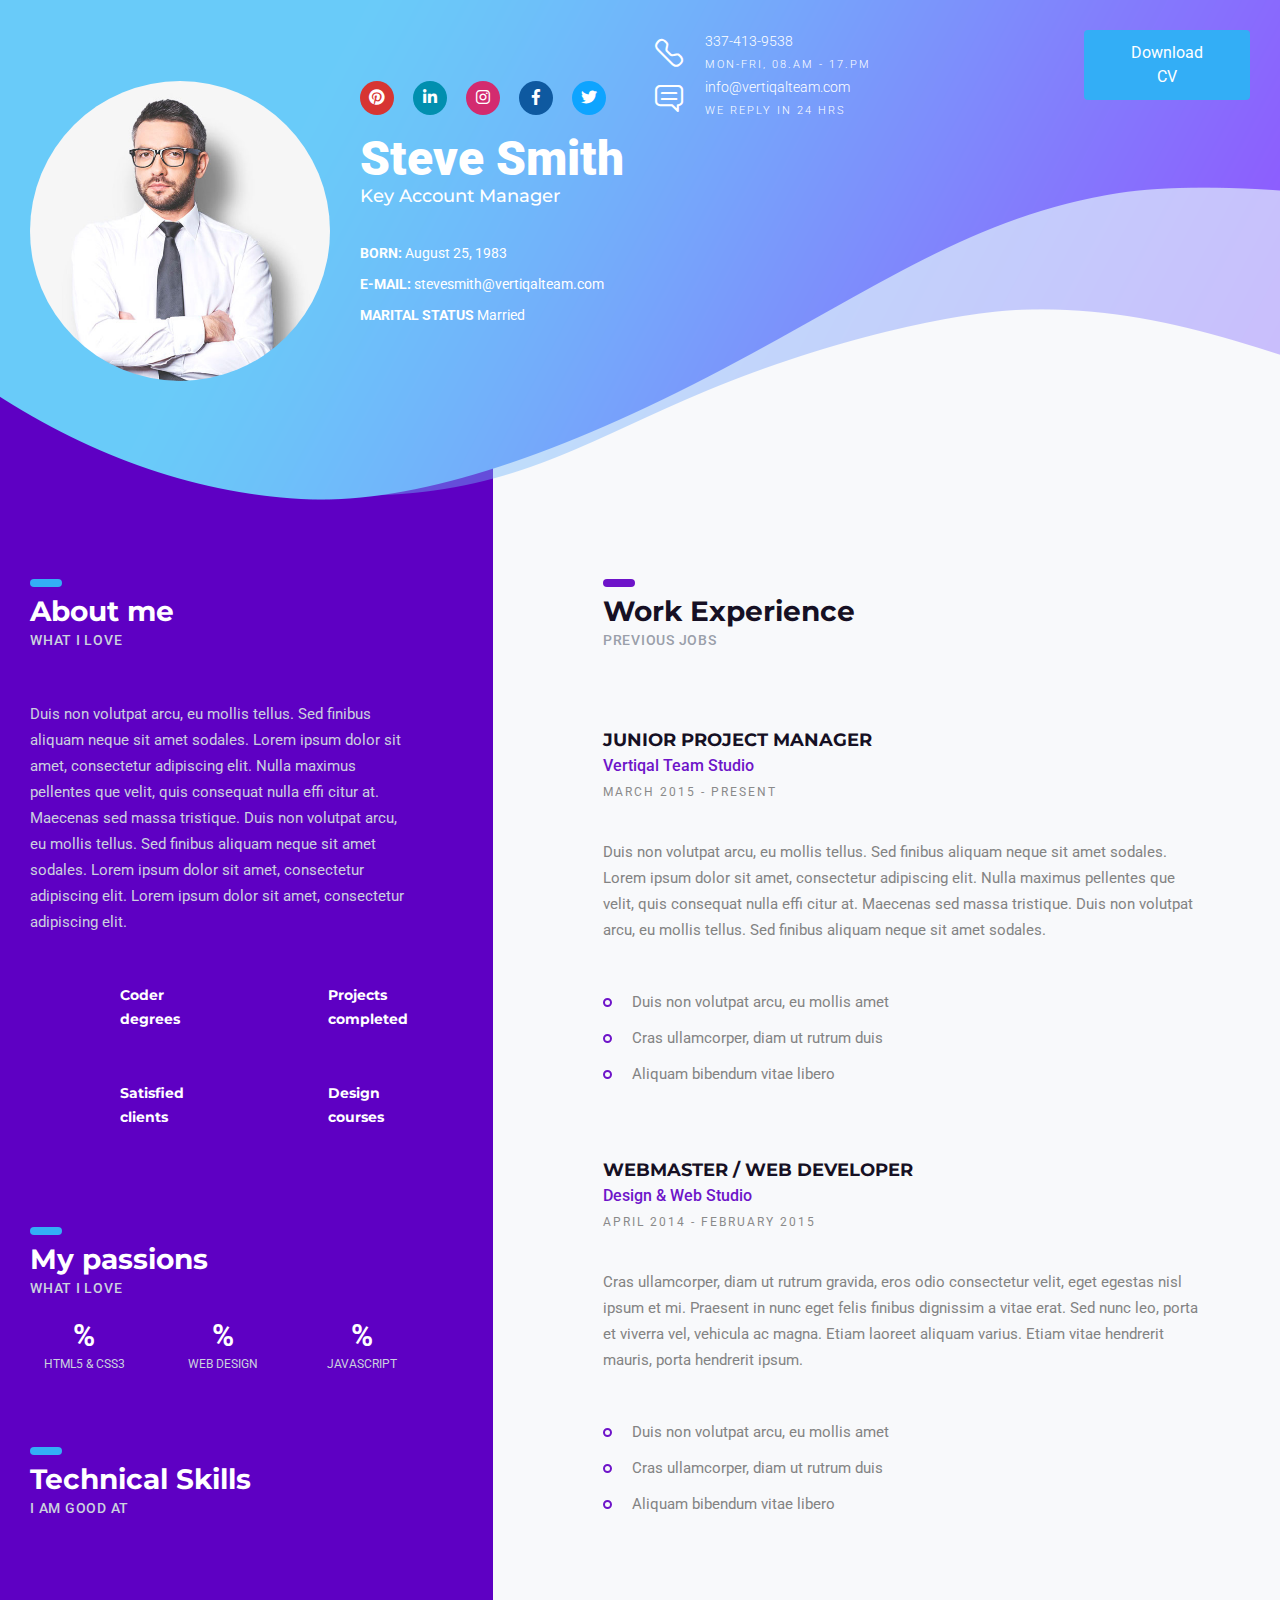
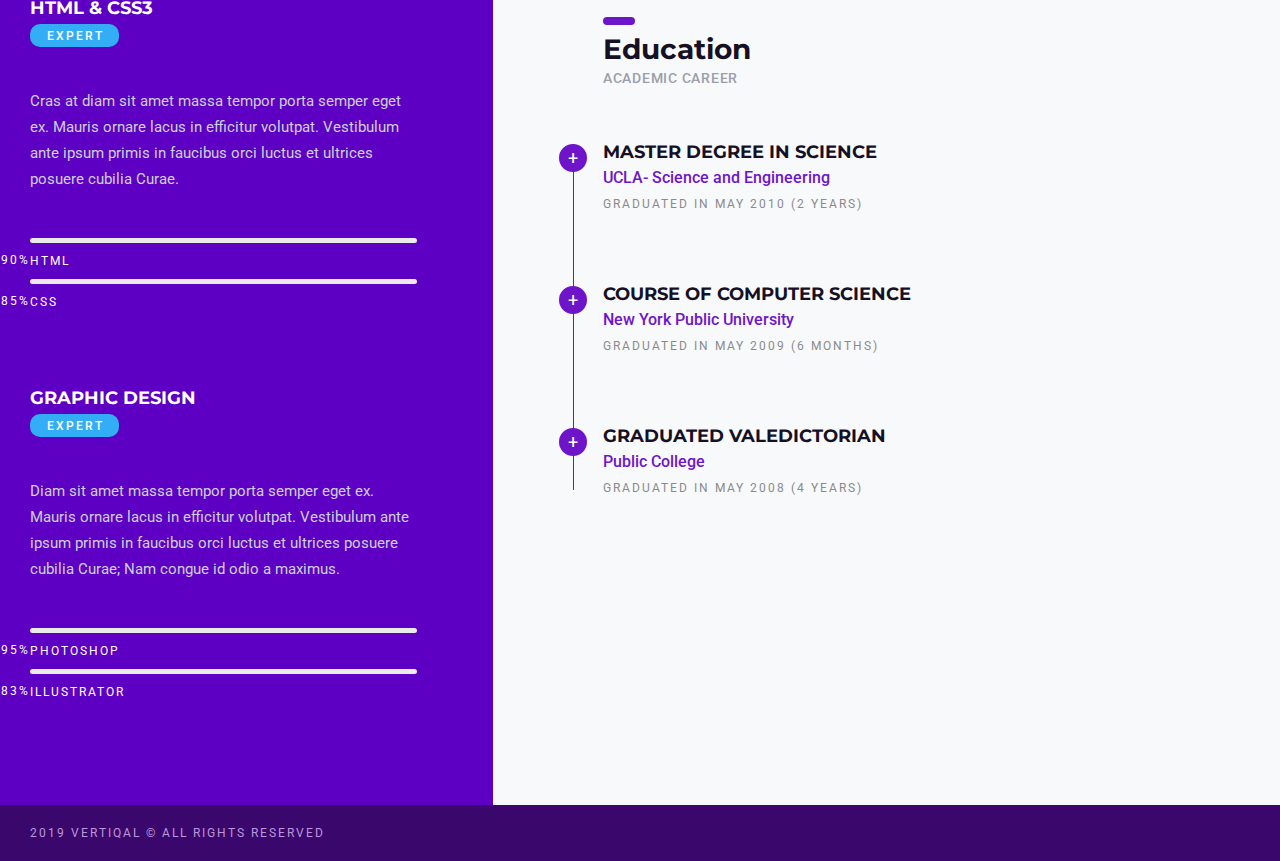
<file: index.html>
<!doctype html>
<html>


<!-- Mirrored from www.vertiqalteam.com/business-cv/demo-02/ by HTTrack Website Copier/3.x [XR&CO'2014], Fri, 29 Nov 2019 04:21:11 GMT -->

<head>

    <meta charset="utf-8">
    <meta http-equiv="X-UA-Compatible" content="IE=edge">
    <meta name="viewport"
        content="width=device-width, initial-scale=1, maximum-scale=1, user-scalable=0, shrink-to-fit=no">
    <meta name="keywords" content="">
    <meta name="description" content="">

    <title>Business CV</title>

    <!-- FAVICON AND APPLE TOUCH -->
    <link rel="shortcut icon" href="favicon.png">
    <link rel="apple-touch-icon" sizes="180x180" href="apple-touch-180x180.png">
    <meta name="msapplication-TileImage" content="mstile.png">
    <meta name="msapplication-TileColor" content="#6e14c9">
    <meta name="theme-color" content="#6e14c9">

    <!-- FONTS -->
    <link rel="stylesheet"
        href="http://fonts.googleapis.com/css?family=Roboto:300,400,400i,500,700,900|Montserrat:400,500,700">

    <!-- BOOTSTRAP CSS -->
    <link rel="stylesheet" href="assets/bootstrap/css/bootstrap.min.css">

    <!-- FONT AWESOME -->
    <link rel="stylesheet" href="assets/fonts/fontawesome/css/fontawesome-all.min.css">

    <!-- BUSINESS ICONS -->
    <link rel="stylesheet" href="assets/fonts/business-icons/css/business-icons.min.css">

    <!-- FANCYBOX -->
    <link rel="stylesheet" href="assets/plugins/fancybox/jquery.fancybox.min.css">

    <!-- OWL CAROUSEL -->
    <link rel="stylesheet" href="assets/plugins/owl-carousel/owl.carousel.min.css">

    <!-- CUSTOM & PAGES STYLE -->
    <link rel="stylesheet" href="assets/css/custom.css">
    <link rel="stylesheet" href="assets/css/pages-style.css">

</head>

<body class="header-style-2 footer-style-2 page-style-2">

    <div id="main-container">

        <!-- HEADER -->
        <header id="header">

            <div class="container-fluid">
                <div class="row">
                    <div class="col-xl-6 order-2 order-xl-1 pt-3">

                        <div class="personal-info style-2 mb-5">
                            <div class="profile-image">

                                <img src="assets/images/profile-image.jpg" alt="">

                            </div><!-- profile-image -->
                            <div class="personal-details">

                                <div class="social-media">

                                    <a class="pinterest" href="#"><i class="fab fa-pinterest"></i></a>
                                    <a class="linkedin" href="#"><i class="fab fa-linkedin-in"></i></a>
                                    <a class="instagram" href="#"><i class="fab fa-instagram"></i></a>
                                    <a class="facebook" href="#"><i class="fab fa-facebook-f"></i></a>
                                    <a class="twitter" href="#"><i class="fab fa-twitter"></i></a>

                                </div><!-- social-media -->

                                <h1>Steve Smith</h1>
                                <h4>Key Account Manager</h4>

                                <ul>
                                    <li>
                                        <span>Born: </span>
                                        August 25, 1983
                                    </li>
                                    <li>
                                        <span>E-mail: </span>
                                        <a href="mailto:#">stevesmith@vertiqalteam.com</a>
                                    </li>
                                    <li>
                                        <span>Marital status</span>
                                        Married
                                    </li>
                                </ul>

                            </div><!-- personal-details -->
                        </div><!-- personal-info -->

                    </div><!-- col -->
                    <div
                        class="col-xl-6 d-md-flex align-items-start justify-content-between justify-content-xl-end order-1 order-xl-2">

                        <ul class="contact-info">
                            <li>
                                <i class="business-icon-telephone-handle"></i>
                                337-413-9538 <br>
                                <span>mon-fri, 08.am - 17.pm</span>
                            </li>
                            <li>
                                <i class="business-icon-speech-bubble-with-text-lines"></i>
                                <a href="mailto:info@vertiqalteam.com">info@vertiqalteam.com</a> <br>
                                <span>we reply in 24 hrs</span>
                            </li>
                        </ul>

                        <a class="btn btn-style-1 waves mb-0 mt-3 mt-md-0" href="#">Download CV</a>

                    </div><!-- col -->
                </div><!-- row -->
            </div><!-- container-fluid -->

        </header><!-- HEADER -->


        <!-- PAGE CONTENT -->
        <div id="page-content">

            <div class="container-fluid">
                <div class="row">
                    <div class="col-xl-4 dark-section">

                        <div class="headline">

                            <h2>About me</h2>
                            <h6>What I love</h6>

                        </div><!-- headline -->

                        <p>Duis non volutpat arcu, eu mollis tellus. Sed finibus aliquam neque sit amet sodales. Lorem
                            ipsum dolor sit amet,
                            consectetur adipiscing elit. Nulla maximus pellentes que velit, quis consequat nulla effi
                            citur at. Maecenas sed
                            massa tristique. Duis non volutpat arcu, eu mollis tellus. Sed finibus aliquam neque sit
                            amet sodales. Lorem
                            ipsum dolor sit amet, consectetur adipiscing elit. Lorem ipsum dolor sit amet, consectetur
                            adipiscing elit.</p>

                        <div class="row mt-5">
                            <div class="col-sm-6">

                                <div class="counter">

                                    <div class="counter-value" data-value="3"></div>
                                    <div class="counter-details">Coder <br> degrees</div>

                                </div>
                                <!--counter -->

                            </div><!-- col -->
                            <div class="col-sm-6">

                                <div class="counter">

                                    <div class="counter-value" data-value="25"></div>
                                    <div class="counter-details">Projects <br> completed</div>

                                </div>
                                <!--counter -->

                            </div><!-- col -->
                            <div class="col-sm-6">

                                <div class="counter">

                                    <div class="counter-value" data-value="311"></div>
                                    <div class="counter-details">Satisfied <br> clients</div>

                                </div>
                                <!--counter -->

                            </div><!-- col -->
                            <div class="col-sm-6">

                                <div class="counter">

                                    <div class="counter-value" data-value="2"></div>
                                    <div class="counter-details">Design <br> courses</div>

                                </div>
                                <!--counter -->

                            </div><!-- col -->
                        </div><!-- row -->

                        <div class="headline mt-5">

                            <h2>My passions</h2>
                            <h6>What I love</h6>

                        </div><!-- headline -->

                        <div class="row">
                            <div class="col-sm-4 p-0">

                                <div class="pie-chart-container">
                                    <div class="pie-chart" data-percent="90" data-size="140" data-line-width="3"
                                        data-track-color="transparent">

                                        <div class="pie-chart-details">

                                            <div class="pie-chart-percent">
                                                <span class="value"></span>%
                                            </div><!-- pie-chart-percent -->

                                            <p>Html5 &amp; Css3</p>

                                        </div><!-- pie-chart-details -->

                                    </div><!-- pie-chart -->
                                </div><!-- pie-chart-container -->

                            </div><!-- col -->
                            <div class="col-sm-4 p-0">

                                <div class="pie-chart-container">
                                    <div class="pie-chart" data-percent="95" data-size="140" data-line-width="3"
                                        data-track-color="transparent">

                                        <div class="pie-chart-details">

                                            <div class="pie-chart-percent">
                                                <span class="value"></span>%
                                            </div><!-- pie-chart-percent -->

                                            <p>Web design</p>

                                        </div><!-- pie-chart-details -->

                                    </div><!-- pie-chart -->
                                </div><!-- pie-chart-container -->

                            </div><!-- col -->
                            <div class="col-sm-4 p-0">

                                <div class="pie-chart-container">
                                    <div class="pie-chart" data-percent="70" data-size="140" data-line-width="3"
                                        data-track-color="transparent">

                                        <div class="pie-chart-details">

                                            <div class="pie-chart-percent">
                                                <span class="value"></span>%
                                            </div><!-- pie-chart-percent -->

                                            <p>Javascript</p>

                                        </div><!-- pie-chart-details -->

                                    </div><!-- pie-chart -->
                                </div><!-- pie-chart-container -->

                            </div><!-- col -->
                        </div><!-- row -->

                        <div class="headline mt-5">

                            <h2>Technical Skills</h2>
                            <h6>I am good at</h6>

                        </div><!-- headline -->

                        <br>

                        <div class="skills-container">
                            <div class="skills-item">

                                <div class="skills-item-title">

                                    <h4>Html &amp; Css3</h4>
                                    <span>Expert</span>

                                </div><!-- skills-item-title -->

                                <p>Cras at diam sit amet massa tempor porta semper eget ex. Mauris ornare lacus in
                                    efficitur volutpat.
                                    Vestibulum ante ipsum primis in faucibus orci luctus et ultrices posuere cubilia
                                    Curae.</p>

                                <br>

                                <div class="progress-bar-container">

                                    <div class="progress">
                                        <div class="progress-bar" data-width="90">
                                            <span>90%</span>
                                        </div><!-- progress-bar -->
                                    </div><!-- progress -->

                                    <div class="progress-bar-title">Html</div>

                                </div><!-- progress-bar-container -->

                                <div class="progress-bar-container">

                                    <div class="progress">
                                        <div class="progress-bar" data-width="85">
                                            <span>85%</span>
                                        </div><!-- progress-bar -->
                                    </div><!-- progress -->

                                    <div class="progress-bar-title">Css</div>

                                </div><!-- progress-bar-container -->

                            </div><!-- skills-item -->
                            <div class="skills-item">

                                <div class="skills-item-title">

                                    <h4>Graphic Design</h4>
                                    <span>Expert</span>

                                </div><!-- skills-item-title -->

                                <p>Diam sit amet massa tempor porta semper eget ex. Mauris ornare lacus in efficitur
                                    volutpat. Vestibulum
                                    ante ipsum primis in faucibus orci luctus et ultrices posuere cubilia Curae; Nam
                                    congue id odio a
                                    maximus.</p>

                                <br>

                                <div class="progress-bar-container">

                                    <div class="progress">
                                        <div class="progress-bar" data-width="95">
                                            <span>95%</span>
                                        </div><!-- progress-bar -->
                                    </div><!-- progress -->

                                    <div class="progress-bar-title">Photoshop</div>

                                </div><!-- progress-bar-container -->

                                <div class="progress-bar-container">

                                    <div class="progress">
                                        <div class="progress-bar" data-width="83">
                                            <span>83%</span>
                                        </div><!-- progress-bar -->
                                    </div><!-- progress -->

                                    <div class="progress-bar-title">illustrator</div>

                                </div><!-- progress-bar-container -->

                            </div><!-- skills-item -->
                        </div><!-- skills-container -->

                    </div><!-- col -->
                    <div class="col-xl-1"></div>
                    <div class="col-xl-6 ml-auto mr-auto">

                        <div class="headline">

                            <h2>Work Experience</h2>
                            <h6>Previous jobs</h6>

                        </div><!-- headline -->

                        <br>

                        <div class="work-experience-container">
                            <div class="work-experience-item">

                                <div class="work-experience-title">

                                    <h4>Junior Project Manager</h4>
                                    <h5>Vertiqal Team Studio</h5>
                                    <h6>March 2015 - Present</h6>

                                </div><!-- work-experience-title -->

                                <p>Duis non volutpat arcu, eu mollis tellus. Sed finibus aliquam neque sit amet sodales.
                                    Lorem ipsum dolor
                                    sit amet, consectetur adipiscing elit. Nulla maximus pellentes que velit, quis
                                    consequat nulla effi
                                    citur at. Maecenas sed massa tristique. Duis non volutpat arcu, eu mollis tellus.
                                    Sed finibus aliquam
                                    neque sit amet sodales.</p>

                                <br>

                                <ul class="disk-list">
                                    <li>Duis non volutpat arcu, eu mollis amet</li>
                                    <li>Cras ullamcorper, diam ut rutrum duis</li>
                                    <li>Aliquam bibendum vitae libero</li>
                                </ul>

                            </div><!-- work-experience-item -->
                            <div class="work-experience-item">

                                <div class="work-experience-title">

                                    <h4>Webmaster / Web Developer</h4>
                                    <h5>Design &amp; Web Studio</h5>
                                    <h6>April 2014 - February 2015</h6>

                                </div><!-- work-experience-title -->

                                <p>Cras ullamcorper, diam ut rutrum gravida, eros odio consectetur velit, eget egestas
                                    nisl ipsum et mi.
                                    Praesent in nunc eget felis finibus dignissim a vitae erat. Sed nunc leo, porta et
                                    viverra vel, vehicula
                                    ac magna. Etiam laoreet aliquam varius. Etiam vitae hendrerit mauris, porta
                                    hendrerit ipsum.</p>

                                <br>

                                <ul class="disk-list">
                                    <li>Duis non volutpat arcu, eu mollis amet</li>
                                    <li>Cras ullamcorper, diam ut rutrum duis</li>
                                    <li>Aliquam bibendum vitae libero</li>
                                </ul>

                            </div><!-- work-experience-item -->
                        </div><!-- work-experience-container -->

                        <div class="headline">

                            <h2>Education</h2>
                            <h6>Academic career</h6>

                        </div><!-- headline -->

                        <div class="education-container" id="accordion1">
                            <div class="education-item">

                                <div class="education-title" data-toggle="collapse" data-target="#collapse1-1">

                                    <h4>Master degree in Science</h4>
                                    <h5>UCLA- Science and Engineering</h5>
                                    <h6>Graduated in May 2010 (2 years)</h6>

                                </div><!-- education-title -->

                                <p class="collapse" id="collapse1-1" data-parent="#accordion1">
                                    Cras at diam sit amet massa tempor porta semper eget ex. Mauris ornare lacus in
                                    efficitur volutpat.
                                    Vestibulum ante ipsum primis in faucibus orci luctus et ultrices posuere cubilia
                                    Curae; Nam congue id
                                    odio a maximus. Nunc posuere rutrum lectus, at volutpat lacus accumsan porttitor.
                                </p>

                            </div><!-- education-item -->
                            <div class="education-item">

                                <div class="education-title" data-toggle="collapse" data-target="#collapse2-1">

                                    <h4>Course of Computer Science</h4>
                                    <h5>New York Public University</h5>
                                    <h6>Graduated in May 2009 (6 months)</h6>

                                </div><!-- education-title -->

                                <p class="collapse" id="collapse2-1" data-parent="#accordion1">
                                    Cras ullamcorper, diam ut rutrum gravida, eros odio consectetur velit, eget egestas
                                    nisl ipsum et mi.
                                    Praesent in nunc eget felis finibus dignissim a vitae erat. Sed nunc leo, porta et
                                    viverra vel, vehicula
                                    ac magna. Etiam laoreet aliquam varius. Etiam vitae hendrerit mauris, porta
                                    hendrerit ipsum.
                                </p>

                            </div><!-- education-item -->
                            <div class="education-item">

                                <div class="education-title" data-toggle="collapse" data-target="#collapse3-1">

                                    <h4>Graduated Valedictorian</h4>
                                    <h5>Public College</h5>
                                    <h6>Graduated in May 2008 (4 years)</h6>

                                </div><!-- education-title -->

                                <p class="collapse" id="collapse3-1" data-parent="#accordion1">
                                    Duis non volutpat arcu, eu mollis tellus. Sed finibus aliquam neque sit amet
                                    sodales. Lorem ipsum dolor
                                    sit amet, consectetur adipiscing elit. Nulla maximus pellentes que velit, quis
                                    consequat nulla effi
                                    citur at. Maecenas sed massa tristique. Duis non volutpat arcu, eu mollis tellus.
                                    Sed finibus aliquam
                                    neque sit amet sodales.
                                </p>

                            </div><!-- education-item -->
                        </div><!-- education-container -->

                    </div><!-- col -->
                </div><!-- row -->
            </div><!-- container-fluid -->

        </div><!-- PAGE CONTENT -->


        <!-- FOOTER -->
        <footer id="footer">

            <div class="container-fluid">
                <div class="row">
                    <div class="col-md-12">

                        <p class="copyright mb-0">2019 Vertiqal &copy; All Rights reserved</p>

                    </div><!-- col -->
                </div><!-- row -->
            </div><!-- container-fluid -->

        </footer><!-- FOOTER -->

    </div><!-- MAIN CONTAINER -->


    <!-- SCROLL UP -->
    <a class="waves" id="scroll-up"><i class="fas fa-angle-up"></i></a>

    <!-- jQUERY -->
    <script src="assets/plugins/jquery/jquery-2.2.4.min.js"></script>

    <!-- BOOTSTRAP JS -->
    <script src="assets/bootstrap/js/popper.min.js"></script>
    <script src="assets/bootstrap/js/bootstrap.min.js"></script>

    <!-- VIEWPORT -->
    <script src="assets/plugins/viewport/jquery.viewport.min.js"></script>

    <!-- FANCYBOX -->
    <script src="assets/plugins/fancybox/jquery.fancybox.min.js"></script>

    <!-- OWL CAROUSEL -->
    <script src="assets/plugins/owl-carousel/owl.carousel.min.js"></script>

    <!-- PARALLAX -->
    <script src="assets/plugins/parallax/jquery.stellar.min.js"></script>

    <!-- ISOTOPE -->
    <script src="assets/plugins/isotope/imagesloaded.pkgd.min.js"></script>
    <script src="assets/plugins/isotope/isotope.pkgd.min.js"></script>

    <!-- CHARTS -->
    <script src="assets/plugins/charts/jquery.easypiechart.min.js"></script>

    <!-- COUNTER -->
    <script src="assets/plugins/counter/jquery.simplecounter.min.js"></script>

    <!-- CUSTOM JS -->
    <script src="assets/js/custom.js"></script>

</body>


<!-- Mirrored from www.vertiqalteam.com/business-cv/demo-02/ by HTTrack Website Copier/3.x [XR&CO'2014], Fri, 29 Nov 2019 04:21:28 GMT -->

</html>
</file>
<file: assets/css/custom.css>
/*
*
*		CUSTOM.CSS
*
*	+ TYPOGRAPHY
*	+ WAVES EFFECT
* 	+ HEADLINE
* 	+ CONTACT INFO
* 	+ PERSONAL INFO
* 	+ SKILLS
* 	+ WORK EXPERIENCE
* 	+ EDUCATION
* 	+ CV ITEM
* 	+ PORTFOLIO
*	+ LISTS
*	+ BUTTONS
*	+ DIVIDERS
* 	+ TABS
* 	+ ACCORDIONS
* 	+ SOCIAL MEDIA
*	+ PIE CHARTS
*	+ PROGRESS BARS
* 	+ COUNTERS
* 	+ TESTIMONIALS
* 	+ ISOTOPE
* 	+ FILTER
* 	+ FULL SECTIONS
* 	+ SCROLL UP
*	+ SLIDERS
*/

/***********************************************************************************
*	+ TYPOGRAPHY
***********************************************************************************/

body {
    font: 15px/26px "Roboto", sans-serif;
    background-color: #ffffff;
    color: #838383;
}

h1,
h2,
h3,
h4,
h5,
h6 {
    margin: 0;
    color: #161024;
    font-family: "Montserrat", sans-serif;
    font-weight: 700;
}

h1 {
    margin-bottom: 10px;
    font-size: 36px;
    line-height: 48px;
}

h2 {
    margin-bottom: 10px;
    font-size: 28px;
    line-height: 38px;
}

h3 {
    margin-bottom: 10px;
    font-size: 24px;
    line-height: 36px;
}

h4 {
    margin-bottom: 10px;
    font-size: 18px;
    line-height: 27px;
}

h5 {
    margin-bottom: 10px;
    font-size: 16px;
    line-height: 24px;
}

h6 {
    margin-bottom: 10px;
    font-size: 14px;
    line-height: 21px;
}

h1 a,
h2 a,
h3 a,
h4 a,
h5 a,
h6 a {
    color: #161024;
    text-decoration: none;
}

h1 a:hover,
h2 a:hover,
h3 a:hover,
h4 a:hover,
h5 a:hover,
h6 a:hover {
    text-decoration: none;
}

h1 small,
h2 small,
h3 small,
h4 small,
h5 small,
h6 small {
    color: inherit;
    font-size: 85%;
}

p {
    margin-bottom: 20px;
}


/* LINKS */
a {
    color: #6e14c9;
}

a:hover,
a:focus {
    outline: 0;
    color: #6e14c9;
}


/* IMAGES */
img {
    max-width: 100%;
    height: auto;
}


/* ADDRESS */
address {
    line-height: inherit;
}


/* FORMS */
input,
select,
textarea {
    display: block;
    max-width: 100%;
    padding: 5px 10px;
    border: 1px solid #cccccc;
}

label {
    font-weight: normal;
}

select {
    width: 100%;
    height: 50px;
}

input[class^="col-"],
select[class^="col-"],
textarea[class^="col-"] {
    padding: 10px 20px;
}

textarea:focus,
input[type="url"]:focus,
input[type="tel"]:focus,
input[type="date"]:focus,
input[type="datetime"]:focus,
input[type="datetime-local"]:focus,
input[type="week"]:focus,
input[type="month"]:focus,
input[type="text"]:focus,
input[type="color"]:focus,
input[type="email"]:focus,
input[type="image"]:focus,
input[type="number"]:focus,
input[type="search"]:focus,
input[type="password"]:focus {
    border-color: #000000;
    box-shadow: none;
    outline: 0;
}

select:focus {
    outline: none;
}

.checkbox input[type="checkbox"],
.checkbox-inline input[type="checkbox"],
.radio input[type="radio"],
.radio-inline input[type="radio"] {
    margin-top: 7px;
}

.checkbox input[type="checkbox"]:focus,
.checkbox-inline input[type="checkbox"]:focus,
.radio input[type="radio"]:focus,
.radio-inline input[type="radio"]:focus {
    outline: none;
}

button,
input[type="reset"],
input[type="submit"],
input[type="button"] {
    padding: 10px 30px;
    border: none;
    background-color: #000000;
    color: #ffffff;
    -webkit-transition: all 0.25s;
    transition: all 0.25s;
}

button:hover,
input[type="reset"]:hover,
input[type="submit"]:hover,
input[type="button"]:hover {
    background-color: #0000ff;
}

button,
input[type="reset"]:focus,
input[type="submit"]:focus,
input[type="button"]:focus {
    box-shadow: none;
    outline: 0;
}

::-moz-placeholder {
    color: #c3c3c3;
    font-size: 13px;
    font-style: italic;
}

::-webkit-input-placeholder {
    color: #c3c3c3;
    font-size: 13px;
    font-style: italic;
}

:-ms-input-placeholder {
    color: #c3c3c3;
    font-size: 13px;
    font-style: italic;
}

/* TRANSFORMATION CLASSES */
.text-mute {
    color: #9a9faa;
}

.text-default-color {
    color: #6e14c9;
}

.text-highlight {
    padding: 10px 15px;
    background-color: #00ddf7;
    color: #ffffff;
}

.dropcap:first-letter {
    float: left;
    font-size: 52px;
    line-height: 64px;
    margin-top: 5px;
    margin-right: 10px;
}

.last,
.no-margin-bottom {
    margin-bottom: 0 !important;
}

/* DARK SECTION */
.full-section.dark-section h1,
.full-section.dark-section h2,
.full-section.dark-section h3,
.full-section.dark-section h4,
.full-section.dark-section h5,
.full-section.dark-section h6 {
    color: #ffffff;
}

.full-section.dark-section .text-default-color {
    color: #6e14c9;
}

.full-section.dark-section .text-mute {
    color: #cbd1de;
}

@media (min-width: 1200px) {

    .text-white-xl {
        color: #ffffff !important;
    }

}

@media (max-width: 767px) {

    .last {
        margin-bottom: 20px !important;
    }

}

/***********************************************************************************
 *	+ WAVES EFFECT
 ***********************************************************************************/

.waves {
    position: relative;
    z-index: 1;
    overflow: hidden;
    display: inline-block;
    -webkit-user-select: none;
    -webkit-transform: translateZ(0);
    -ms-transform: translateZ(0);
    transform: translateZ(0);
    -webkit-transition: all 0.1s ease-out;
    transition: all 0.1s ease-out;
}

.waves .waves-ripple {
    position: absolute;
    z-index: -1;
    width: 20px;
    height: 20px;
    border-radius: 50%;
    margin-top: -10px;
    margin-left: -10px;
    background-color: rgba(255, 255, 255, 0.5);
    opacity: 0;
    pointer-events: none;
    -webkit-transform: scale(0);
    -ms-transform: scale(0);
    transform: scale(0);
    -webkit-transition: all 0.7s ease-out;
    transition: all 0.7s ease-out;
}

.waves.waves-dark .waves-ripple {
    background-color: rgba(0, 0, 0, 0.1);
}

/***********************************************************************************
*	+ HEADLINE
***********************************************************************************/

.headline {
    margin-bottom: 50px;
}

.headline:before {
    display: block;
    width: 32px;
    height: 8px;
    border-radius: 4px;
    margin-bottom: 5px;
    background-color: #6e14c9;
    content: "";
}

.headline.text-center:before {
    margin: 0 auto 5px;
}

.headline h2,
.headline h6 {
    margin-bottom: 0;
}

.headline-lg h2 {
    padding-top: 10px;
    font-size: 58px;
    line-height: 70px;
}

.headline-xl h2 {
    padding-top: 10px;
    margin-bottom: 10px;
    font-size: 82px;
    line-height: 72px;
}

.headline h6 {
    color: #9a9faa;
    font-family: "Roboto", sans-serif;
    font-weight: 500;
    letter-spacing: 0.75px;
    text-transform: uppercase;
}

/* DARK SECTION */
.full-section.dark-section .headline:before {
    background-color: #ffffff;
}

.full-section.dark-section .headline h6 {
    color: #cbd1de;
}

@media (max-width: 575px) {

    .headline-lg h2,
    .headline-xl h2 {
        font-size: 32px;
        line-height: 42px;
    }

}

/***********************************************************************************
*	+ CONTACT INFO
***********************************************************************************/

.contact-info {
    display: flex;
    flex-wrap: wrap;
    margin-bottom: 0;
    list-style: none;
}

.contact-info li {
    position: relative;
    flex: 1;
    padding-left: 50px;
    font-size: 14px;
    line-height: 22px;
    font-weight: 300;
}

.contact-info li i {
    position: absolute;
    top: 50%;
    left: 0;
    font-size: 28px;
    line-height: 28px;
    -webkit-transform: translateY(-50%);
    -ms-transform: translateY(-50%);
    transform: translateY(-50%);
}

.contact-info li span {
    font-size: 11px;
    letter-spacing: 2px;
    text-transform: uppercase;
    white-space: nowrap;
}

.contact-info li a {
    color: inherit;
}

@media (max-width: 767px) {

    .contact-info li {
        flex-basis: 100%;
        margin-bottom: 15px;
    }

    .contact-info li:last-child {
        margin-bottom: 0;
    }

}

/***********************************************************************************
*	+ PERSONAL INFO
***********************************************************************************/

.personal-info {
    margin-bottom: 100px;
}

.profile-image {
    margin-bottom: 55px;
}

.personal-details {
    position: relative;
}

.personal-details > *:last-child {
    margin-bottom: 0;
}

.personal-details h1 {
    margin-bottom: 0;
    font: 900 60px/60px "Roboto", sans-serif;
}

.personal-details h4 {
    margin-bottom: 0;
    color: #9a9faa;
    font-weight: 500;
}

.personal-details ul {
    margin: 30px 0 35px;
    color: #161024;
    font-size: 14px;
    list-style: none;
}

.personal-details ul li {
    margin-bottom: 5px;
}

.personal-details ul li:last-child {
    margin-bottom: 0;
}

.personal-details ul li span {
    color: #6e14c9;
    font-weight: 700;
    text-transform: uppercase;
}

.personal-details ul li a {
    color: inherit;
}

.personal-info .btn {
    position: absolute;
    top: 0;
    right: 0;
}

/* STYLE 1 */
.personal-info.style-1 .profile-image {
    width: 265px;
}

/* STYLE 2 */
.personal-info.style-2 {
    display: flex;
    flex-wrap: wrap;
}

.personal-info.style-2 .profile-image {
    width: 300px;
}

.personal-info.style-2 .profile-image img {
    border-radius: 50%;
}

.personal-info.style-2 .profile-image + .personal-details {
    padding-left: 30px;
}

/* STYLE 3 */
.personal-info.style-3 {
    display: flex;
    flex-wrap: wrap;
}

.personal-info.style-3 .profile-image {
    width: 400px;
}

.personal-info.style-3 .profile-image + .personal-details {
    padding-left: 45px;
}

.personal-info.style-3 .personal-details h1 {
    font-size: 100px;
    line-height: 100px;
}

.personal-info.style-3 .personal-details ul {
    margin: 45px 0 60px;
}

.personal-info.style-3 .personal-details ul li span {
    color: #161024;
}

/* STYLE 4 */
.personal-info.style-4 .profile-image {
    width: 95px;
    height: 95px;
    margin: 0 auto;
}

.personal-info.style-4 .profile-image img {
    border-radius: 50%;
}

.personal-info.style-4 .personal-details {
    text-align: center;
}

.personal-info.style-4 .personal-details h1 {
    font-size: 100px;
    line-height: 100px;
}

.personal-info.style-4 .personal-details ul li span {
    color: #161024;
}

/* STYLE 5 */
.personal-info.style-5 {
    display: flex;
    flex-wrap: wrap;
    align-items: center;
}

.personal-info.style-5 .profile-image {
    width: 40%;
    margin-bottom: 0;
}

.personal-info.style-5 .profile-image + .personal-details {
    padding-left: 30px;
}

.personal-info.style-5 .personal-details h1 {
    font-size: 48px;
    line-height: 48px;
    letter-spacing: 1.5px;
    text-transform: uppercase;
}

@media (min-width: 1600px) {

    .personal-info.style-2 .profile-image + .personal-details {
        padding-left: 50px;
    }

}

@media (min-width: 1200px) and (max-width: 1599px) {

    .personal-info.style-2 .personal-details h1 {
        font-size: 48px;
        line-height: 48px;
    }

}

@media (min-width: 992px) and (max-width: 1199px) {

    .personal-info.style-1 {
        display: flex;
    }

    .personal-info.style-1 .profile-image {
        width: 40%;
    }

    .personal-info.style-1 .profile-image + .personal-details {
        padding-left: 30px;
    }

    .personal-info.style-3 .personal-details h1,
    .personal-info.style-4 .personal-details h1 {
        font-size: 72px;
        line-height: 72px;
    }

}

@media (min-width: 768px) and (max-width: 991px) {

    .personal-info.style-1 {
        text-align: center;
    }

    .personal-info.style-1 .profile-image {
        width: 50%;
        margin: 0 auto 55px;
    }

    .personal-info.style-3 {
        justify-content: center;
        text-align: center;
    }

    .personal-info.style-3 .profile-image + .personal-details {
        padding-left: 0;
    }

    .personal-info.style-3 .personal-details h1,
    .personal-info.style-4 .personal-details h1 {
        font-size: 72px;
        line-height: 72px;
    }

}

@media (max-width: 767px) {

    .personal-info .btn {
        position: relative;
    }

    .personal-info.style-1 .profile-image,
    .personal-info.style-2 .profile-image {
        width: 100%;
    }

    .personal-details h1 {
        font-size: 48px;
        line-height: 48px;
    }

    .personal-info.style-3 .profile-image {
        width: 100%;
    }

    .personal-info.style-2 .profile-image + .personal-details,
    .personal-info.style-3 .profile-image + .personal-details {
        padding-left: 0;
    }

    .personal-info.style-3 .personal-details h1,
    .personal-info.style-4 .personal-details h1 {
        font-size: 72px;
        line-height: 72px;
    }

    .personal-info.style-5 .profile-image {
        width: 100%;
        margin-bottom: 30px;
    }

    .personal-info.style-5 .profile-image + .personal-details {
        padding-left: 0;
    }

}

@media (max-width: 575px) {

    .personal-info.style-3 .personal-details h1,
    .personal-info.style-4 .personal-details h1 {
        font-size: 42px;
        line-height: 42px;
    }

}

/* DARK SECTION */
.full-section.dark-section .personal-details h4 {
    color: #cbd1de;
}

.full-section.dark-section .personal-info.style-3 .personal-details ul,
.full-section.dark-section .personal-info.style-3 .personal-details ul li span {
    color: inherit;
}

/***********************************************************************************
*	+ SKILLS
***********************************************************************************/

.skills-container {
    margin-bottom: 100px;
}

.skills-item {
    margin-bottom: 70px;
}

.skills-item:last-child {
    margin-bottom: 0;
}

.skills-item-title {
    margin-bottom: 40px;
}

.skills-item-title h3,
.skills-item-title h4 {
    margin-bottom: 0;
    text-transform: uppercase;
}

.skills-item-title span {
    display: inline-block;
    padding: 2px 15px 0 17px;
    border-radius: 10px;
    background-color: #9a9fbd;
    color: #ffffff;
    font-size: 12px;
    line-height: 21px;
    font-weight: 500;
    letter-spacing: 2px;
    text-align: center;
    text-transform: uppercase;
}

/***********************************************************************************
*	+ WORK EXPERIENCE
***********************************************************************************/

.work-experience-container {
    margin-bottom: 100px;
}

.work-experience-item {
    margin-bottom: 70px;
}

.work-experience-item:last-child,
.work-experience-item > *:last-child {
    margin-bottom: 0;
}

.work-experience-title {
    margin-bottom: 40px;
}

.work-experience-title h4 {
    margin-bottom: 0;
    text-transform: uppercase;
}

.work-experience-title h3 {
    margin-bottom: 5px;
    line-height: 24px;
    text-transform: uppercase;
}

.work-experience-title h5 {
    margin-bottom: 7px;
    color: #6e14c9;
    font-family: "Roboto", sans-serif;
    font-weight: 500;
}

.work-experience-title h6 {
    margin-bottom: 0;
    color: #8a8a8a;
    font: 400 12px "Roboto", sans-serif;
    letter-spacing: 2px;
    text-transform: uppercase;
}

/* DARK SECTION */
.full-section.dark-section .work-experience-title h6 {
    color: #cbd1de;
}

/***********************************************************************************
*	+ EDUCATION
***********************************************************************************/

.education-container {
    position: relative;
    margin-bottom: 100px;
}

.education-container:before {
    position: absolute;
    top: 5px;
    bottom: 5px;
    left: -30px;
    border-left: 1px solid #6e14c9;
    content: "";
}

.education-item {
    position: relative;
    padding-bottom: 70px;
}

.education-item:last-child {
    padding-bottom: 0;
}

.education-item > *:last-child {
    margin-bottom: 0;
}

.education-item:last-child {
    margin-bottom: 0;
}

.education-title {
    margin-bottom: 40px;
}

.education-title:before {
    position: absolute;
    top: 5px;
    left: -44px;
    display: inline-block;
    width: 28px;
    height: 28px;
    border: 2px solid #6e14c9;
    border-radius: 50%;
    background-color: #6e14c9;
    content: "";
    -webkit-transition: all 0.25s;
    transition: all 0.25s;
}

.education-title:after {
    position: absolute;
    top: 6px;
    left: -35px;
    color: #ffffff;
    font-size: 18px;
    content: '+';
    -webkit-transition: all 0.25s;
    transition: all 0.25s;
}

.education-title[data-toggle="collapse"] {
    margin-bottom: 0;
    cursor: pointer;
    -webkit-transition: all 0.25s;
    transition: all 0.25s;
}

.education-title[aria-expanded="true"] {
    padding-bottom: 40px;
}

.education-title[aria-expanded="true"]:before {
    background-color: #ffffff;
}

.education-title[aria-expanded="true"]:after {
    color: #838383;
    -webkit-transform: rotate(45deg);
    -ms-transform: rotate(45deg);
    transform: rotate(45deg);
}

.education-title h3,
.education-title h4 {
    margin-bottom: 0;
    text-transform: uppercase;
}

.education-title h5 {
    margin-bottom: 7px;
    color: #6e14c9;
    font-family: "Roboto", sans-serif;
    font-weight: 500;
}

.education-title h6 {
    margin-bottom: 0;
    color: #8a8a8a;
    font: 400 12px "Roboto", sans-serif;
    letter-spacing: 2px;
    text-transform: uppercase;
}

.education-container.text-center:before,
.education-container.text-center .education-item:before {
    display: none;
}

@media (max-width: 1199px) {

    .education-container {
        padding-left: 40px;
    }

    .education-container:before {
        left: 10px;
    }

}

/* DARK SECTION */
.full-section.dark-section .education-item:before,
.full-section.dark-section .education-container:before {
    border-color: inherit;
}

.full-section.dark-section .education-title h5 {
    color: #cbd1de;
}

/***********************************************************************************
 *	+ CV ITEM
 ***********************************************************************************/

.cv-item {
    width: 56%;
    padding: 70px 60px 60px;
    margin-left: auto;
    margin-right: 4%;
    background-color: #ffffff;
}

@media (min-width: 1600px) {

    .cv-item {
        width: 46%;
    }

}

@media (max-width: 1199px) {

    .cv-item {
        width: 70%;
    }

}

@media (max-width: 991px) {

    .cv-item {
        width: 100%;
        padding: 70px 15px 60px;
        margin: -50px 0;
    }

}

/***********************************************************************************
 *	+ PORTFOLIO
 ***********************************************************************************/

.portfolio-container .filter {
    margin-top: 30px;
}

.portfolio-item {
    margin-bottom: 50px;
}

.portfolio-item-thumbnail {
    position: relative;
    overflow: hidden;
}

.portfolio-item-thumbnail img {
    width: 100%;
    display: block;
    -webkit-transition: all 0.25s;
    transition: all 0.25s;
}

.portfolio-item-hover {
    position: absolute;
    z-index: 1;
    top: 0;
    right: 0;
    bottom: 0;
    left: 0;
    opacity: 0;
    color: #ffffff;
    -webkit-transform: translateZ(0);
    -ms-transform: translateZ(0);
    transform: translateZ(0);
    -webkit-transition: all 0.25s;
    transition: all 0.25s;
}

.portfolio-item-hover:after {
    position: absolute;
    z-index: -1;
    top: 0;
    right: 0;
    bottom: 0;
    left: 0;
    background-color: #6e14c9;
    content: "";
    opacity: 0;
    -webkit-transition: all 0.25s;
    transition: all 0.25s;
}

.portfolio-item-hover a {
    color: #ffffff;
    -webkit-transition: all 0.25s;
    transition: all 0.25s;
}

.portfolio-item-hover a:hover {
    color: #ba97dd;
}

.zoom-action {
    position: absolute;
    top: 50%;
    left: 50%;
    display: block;
    width: 48px;
    height: 48px;
    margin-left: -24px;
    margin-top: -24px;
    font-size: 32px;
    line-height: 32px;
    text-align: center;
    text-decoration: none;
    cursor: pointer;
    -webkit-transform: scale(0);
    -ms-transform: scale(0);
    transform: scale(0);
    -webkit-transition: all 0.25s;
    transition: all 0.25s;
}

.zoom-action:hover {
    text-decoration: none;
}

.portfolio-item-description + .zoom-action {
    top: 40%;
}

.portfolio-item-description {}

.portfolio-item-description h5 {
    margin-bottom: 0;
    font-weight: 700;
    text-transform: uppercase;
}

.portfolio-item-description p {
    color: #9e9e9e;
    font-size: 12px;
    letter-spacing: 2px;
    text-transform: uppercase;
}

.portfolio-item-hover .portfolio-item-description {
    position: absolute;
    z-index: 2;
    top: 50%;
    left: 0;
    right: 0;
    text-align: center;
    -webkit-transform: scale(0);
    -ms-transform: scale(0);
    transform: scale(0);
    -webkit-transition: transform 0.25s 0.1s;
    -ms-transition: transform 0.25s 0.1s;
    transition: transform 0.25s 0.1s;
}

.portfolio-item-hover .portfolio-item-description h5 {
    color: #ffffff;
}

.portfolio-item-hover .portfolio-item-description p {
    color: #e1e1e1;
}

.portfolio-item-thumbnail + .portfolio-item-description {
    margin: 20px 0;
}

.portfolio-item:hover .portfolio-item-thumbnail img {
    -webkit-filter: blur(4px);
    filter: blur(4px);
}

.portfolio-item:hover .portfolio-item-hover {
    opacity: 1;
}

.portfolio-item:hover .portfolio-item-hover:after {
    opacity: 0.85;
}

.portfolio-item:hover .zoom-action,
.portfolio-item:hover .portfolio-item-hover .portfolio-item-description {
    -webkit-transform: scale(1);
    -ms-transform: scale(1);
    transform: scale(1);
}

@media (min-width: 1600px) {

    .portfolio-container {
        display: flex;
        justify-content: space-between;
        align-items: flex-end;
    }

}

/***********************************************************************************
*	+ LISTS
***********************************************************************************/

/* GENERAL */
ul,
ol {
    padding: 0;
    list-style-position: inside;
}

li > ul,
li > ol {
    margin-bottom: 0;
    margin-left: 20px;
}

dl {
    margin-bottom: 20px;
}


/* DISK LIST */
.disk-list {
    list-style: none;
    margin-bottom: 20px;
}

.disk-list li {
    margin-bottom: 10px;
}

.disk-list li:last-child {
    margin-bottom: 0;
}

.disk-list li:before {
    display: inline-block;
    width: 9px;
    height: 9px;
    border: 2px solid #6e14c9;
    border-radius: 50%;
    margin-right: 20px;
    content: "";
}

/***********************************************************************************
*	+ BUTTONS
***********************************************************************************/

.btn {
    padding: 11px 35px;
    margin-bottom: 20px;
	border: none;
    border-radius: 4px;
    font-size: 16px;
    -webkit-transition: all 0.2s;
    transition: all 0.2s;
}

.btn:focus,
.btn:active {
    outline: 0 !important;
    box-shadow: none;
}

.btn:hover {
    box-shadow: 0 16px 35px 0 rgba(0, 0, 0, 0.25);
    -webkit-transform: scale(1.02);
    -ms-transform: scale(1.02);
    transform: scale(1.02);
}

/* STYLE 1 */
.btn.btn-style-1 {
    background-color: #6e14c9;
    color: #ffffff;
}

/***********************************************************************************
*	+ DIVIDERS
***********************************************************************************/

.divider {
    border-top: 1px solid #ededed;
}

/***********************************************************************************
*	+ TABS
***********************************************************************************/

.nav-tabs {
    padding: 0 50px 35px;
    margin-bottom: 40px;
}

.nav-tabs > li {
    flex: 1;
    margin: 0 5px;
}

.nav-tabs > li > a {
    display: block;
    padding: 15px 10px;
    border-radius: 12px;
    border-color: transparent;
    background-color: #efefef;
    color: #161024;
    font: 500 16px/16px "Montserrat", sans-serif;
    text-align: center;
    -webkit-transition: all 0.25s;
    transition: all 0.25s;
}

.nav-tabs > li > a:hover,
.nav-tabs > li > a:focus {
    border-color: transparent;
    background-color: #efefef;
    text-decoration: none;
}

.nav-tabs > li > a:hover,
.nav-tabs > li > a.active,
.nav-tabs > li > a.active:hover,
.nav-tabs > li > a.active:focus {
    background-color: #6e14c9;
    color: #ffffff;
    text-decoration: none;
}

.tab-content {
    margin: 40px 0;
}

.tab-content:after {
    display: table;
    content: " ";
    clear: both;
}

@media (max-width: 1199px) {

    .nav-tabs {
        padding: 0 0 35px;
    }

}

@media (max-width: 991px) {

    .nav-tabs li {
        flex: 1 0 25%;
        margin-bottom: 10px;
    }

}

@media (max-width: 767px) {

    .nav-tabs {
        flex-wrap: wrap;
    }

    .nav-tabs li {
        flex: 1 0 100%;
        margin-bottom: 10px;
    }

    .nav-tabs li:last-child {
        margin-bottom: 0;
    }

}

/***********************************************************************************
 *	+ ACCORDION
 ***********************************************************************************/

.accordion {}

.accordion-title {}

.accordion-title a {
    position: relative;
    overflow: hidden;
    display: block;
    padding: 5px 30px;
    border-radius: 10px;
    border: 2px solid transparent;
    margin-bottom: 15px;
    background-color: #efefef;
    color: #161024;
    font-family: "Montserrat", sans-serif;
    font-weight: 500;
    text-decoration: none;
    text-overflow: ellipsis;
    white-space: nowrap;
    -webkit-transition: all 0.25s;
    transition: all 0.25s;
}

.accordion-title a:before {
    position: absolute;
    top: 50%;
    right: 25px;
    content: "+";
    -webkit-transform: translateY(-50%);
    -ms-transform: translateY(-50%);
    transform: translateY(-50%);
    -webkit-transition: all 0.25s;
    transition: all 0.25s;
}

.accordion-title a[aria-expanded="true"]:before {
    content: "-";
}

.accordion-title a:hover,
.accordion-title a[aria-expanded="true"] {
    background-color: transparent;
}

.accordion-title a:hover,
.accordion-title a[aria-expanded="true"] {
    border-color: #6e14c9;
}

.accordion-body {
    padding: 15px 30px 30px;
}

.accordion-body > *:last-child {
    margin-bottom: 0;
}

/***********************************************************************************
*	+ SOCIAL MEDIA
***********************************************************************************/

.social-media {
    margin-bottom: 20px;
}

.social-media a {
    display: inline-block;
    width: 34px;
    height: 34px;
    border-radius: 50%;
    margin-right: 15px;
    background-color: #cbd1de;
    color: #ffffff;
    font-size: 16px;
    line-height: 34px;
    text-align: center;
    text-decoration: none;
    -webkit-transition: all 0.25s;
    transition: all 0.25s;
}

.social-media a:last-child {
    margin-right: 0;
}

.social-media a:hover {
    color: #ffffff !important;
}

.social-media a.facebook { background-color: #0e59a0; }

.social-media a.twitter { background-color: #0ea4ff; }

.social-media a.dribbble { background-color: #ea73a0; }

.social-media a.pinterest { background-color: #d73532; }

.social-media a.google { background-color: #da4835; }

.social-media a.tumblr { background-color: #2a445f; }

.social-media a.instagram { background-color: #d32b6f; }

.social-media a.rss { background-color: #f79638; }

.social-media a.linkedin { background-color: #018faf; }

.social-media a.skype { background-color: #00b0f6; }

.social-media a.flickr { background-color: #0061db; }

.social-media a.vimeo { background-color: #4cb2d9; }

.social-media a.github { background-color: #3b3b3b; }

.social-media a.youtube { background-color: #cc181e; }

.social-media a.windows { background-color: #6dc2e9; }

.social-media a.dropbox { background-color: #007ee5; }

.social-media a.xing { background-color: #026566; }

.social-media a.adn { background-color: #1ea076; }

.social-media a.android { background-color: #98cb02; }

.social-media a.apple { background-color: #a6b1b7; }

.social-media a.behance { background-color: #2d9ad2; }

.social-media a.bitbucket { background-color: #214f81; }

.social-media a.bitcoin { background-color: #f7931b; }

.social-media a.codepan { background-color: #000000; }

.social-media a.css3 { background-color: #3289ce; }

.social-media a.delicious { background-color: #3399fe; }

.social-media a.deviantart { background-color: #c8da30; }

.social-media a.digg { background-color: #0080c2; }

.social-media a.drupal { background-color: #0077b9; }

.social-media a.empire { background-color: #000000; }

.social-media a.foursquare { background-color: #daecb0; }

.social-media a.git { background-color: #f34f29; }

.social-media a.gitti { background-color: #634c3e; }

.social-media a.hacker-news { background-color: #f18642; }

.social-media a.html5 { background-color: #e54c1f; }

.social-media a.joomla { background-color: #016fb9; }

.social-media a.jsfiddle { background-color: #4679a4; }

.social-media a.linux { background-color: #fece0e; }

.social-media a.maxcdn { background-color: #f36f20; }

.social-media a.openid { background-color: #fe6101; }

.social-media a.pagelines { background-color: #3783e3; }

.social-media a.pied-piper { background-color: #0c7b48; }

.social-media a.qq { background-color: #23286c; }

.social-media a.rebel { background-color: #000000; }

.social-media a.reddit { background-color: #cee3f8; }

.social-media a.renren { background-color: #0d81e4; }

.social-media a.share { background-color: #252525; }

.social-media a.slack { background-color: #453744; }

.social-media a.soundcloud { background-color: #fe4e00; }

.social-media a.spotify { background-color: #80bb41; }

.social-media a.stack-exchange { background-color: #265a93; }

.social-media a.stackoverflow { background-color: #fea501; }

.social-media a.steam { background-color: #191919; }

.social-media a.stumbleupon { background-color: #f04f23; }

.social-media a.tencent-weibo { background-color: #0063a7; }

.social-media a.trello { background-color: #226784; }

.social-media a.vine { background-color: #00b081; }

.social-media a.vk { background-color: #50769d; }

.social-media a.wechat { background-color: #a4dc31; }

.social-media a.weibo { background-color: #d82828; }

.social-media a.wordpress { background-color: #454442; }

.social-media a.yahoo { background-color: #4b04a8; }

.social-media a.ftpx { background-color: #000000; }

.social-media a.amazon { background-color: #ff9900; }

.social-media a.angellist { background-color: #000000; }

.social-media a.btc { background-color: #f7931b; }

.social-media a.black-tie { background-color: #000000; }

.social-media a.bluetooth { background-color: #0a3d91; }

.social-media a.buysellads { background-color: #ba0202; }

.social-media a.cc-amex { background-color: #016dd2; }

.social-media a.cc-diners-club { background-color: #0069aa; }

.social-media a.cc-discover { background-color: #f88737; }

.social-media a.cc-jcb { background-color: #29166f; }

.social-media a.cc-mastercard { background-color: #fe9611; }

.social-media a.paypal { background-color: #012069; }

.social-media a.cc-stripe { background-color: #49b802; }

.social-media a.cc-visa { background-color: #1b4da2; }

.social-media a.chrome { background-color: #edcd16; }

.social-media a.codepen { background-color: #1b1c1b; }

.social-media a.codiepie { background-color: #000000; }

.social-media a.connectdevelop { background-color: #023cb0; }

.social-media a.contao { background-color: #e4790f; }

.social-media a.dashcube { background-color: #000000; }

.social-media a.edge { background-color: #2c74be; }

.social-media a.expeditedssl { background-color: #2e2e2e; }

.social-media a.firefox { background-color: #df731b; }

.social-media a.fonticons { background-color: #1d1e2a; }

.social-media a.fort-awesome { background-color: #000000; }

.social-media a.forumbee { background-color: #85ac2f; }

.social-media a.get-pocket { background-color: #e84352; }

.social-media a.gg { background-color: #fd0002; }

.social-media a.gratipay { background-color: #653614; }

.social-media a.houzz { background-color: #9bc545; }

.social-media a.internet-explorer { background-color: #00bcf2; }

.social-media a.ioxhost { background-color: #f6a814; }

.social-media a.lastfm { background-color: #e2152b; }

.social-media a.leanpub { background-color: #231f20; }

.social-media a.meanpath { background-color: #538dd6; }

.social-media a.medium { background-color: #00ab6c; }

.social-media a.mixcloud { background-color: #040204; }

.social-media a.modx { background-color: #8ed547; }

.social-media a.odnoklassniki { background-color: #f68634; }

.social-media a.opencart { background-color: #00c1f2; }

.social-media a.opera { background-color: #e81617; }

.social-media a.optin-monster { background-color: #8ed31e; }

.social-media a.product-hunt { background-color: #d6573d; }

.social-media a.reddit { background-color: #ff4500; }

.social-media a.safari { background-color: #2973d9; }

.social-media a.scribd { background-color: #382d29; }

.social-media a.sellsy { background-color: #006ca2; }

.social-media a.shirtsinbulk { background-color: #dd3a26; }

.social-media a.simplybuilt { background-color: #322f34; }

.social-media a.skyatlas { background-color: #01aebe; }

.social-media a.slideshare { background-color: #13999a; }

.social-media a.stack-overflow { background-color: #ef532a; }

.social-media a.tripadvisor { background-color: #1e892f; }

.social-media a.twitch { background-color: #6441a5; }

.social-media a.usb { background-color: #000000; }

.social-media a.viacoin { background-color: #2376a2; }

.social-media a.whatsapp { background-color: #44c254; }

.social-media a.wikipedia { background-color: #0c0c0c; }

.social-media a.y-combinator { background-color: #ff6501; }

.social-media a.yelp { background-color: #bf311b; }

.social-media a.email { background-color: #689c49; }

.social-media a.envira { background-color: #75bd3b; }

.social-media a.gitlab { background-color: #e24329; }

.social-media a.glide { background-color: #00a7ff; }

.social-media a.snapchat { background-color: #efe200; }

.social-media a.viadeo { background-color: #f4982b; }

.social-media a.wpbeginner { background-color: #ff6600; }

.social-media a.wpforms { background-color: #b6581a; }

.social-media a:hover {
    background-color: #6e14c9;
}

/***********************************************************************************
*	+ PIE CHARTS
***********************************************************************************/

.pie-chart-container {
    margin-bottom: 50px;
}

.pie-chart {
    position: relative;
    text-align: center;
}

.pie-chart canvas {
    max-width: 100%;
}

.pie-chart-details {
    position: absolute;
    top: 50%;
    left: 0;
    width: 100%;
    -webkit-transform: translateY(-50%);
    -ms-transform: translateY(-50%);
    transform: translateY(-50%);
}

.pie-chart-details p {
    margin-bottom: 0;
    font-size: 12px;
    text-transform: uppercase;
}

.pie-chart-percent {
    color: #161024;
    font-size: 30px;
    line-height: 30px;
    font-weight: 700;
}

/* DARK SECTION */
.full-section.dark-section .pie-chart-percent {
    color: #ffffff;
}

/***********************************************************************************
 *	+ PROGRESS BARS
 ***********************************************************************************/

.progress-bar-container {
    margin-bottom: 5px;
    text-align: left;
}

.progress {
    overflow: visible;
    height: 5px;
    border-radius: 4px;
    margin-bottom: 5px;
    background-color: #ebebeb;
    box-shadow: none;
}

.progress-bar {
    position: relative;
    border-radius: 4px;
    background-color: #6e14c9;
    box-shadow: none;
}

.progress-bar span {
    position: absolute;
    bottom: -30px;
    right: 0;
    color: #161024;
    font-size: 12px;
    letter-spacing: 2px;
}

.progress-bar-title {
    color: #161024;
    font-size: 12px;
    letter-spacing: 2px;
    text-transform: uppercase;
}

/* DARK SECTION */
.full-section.dark-section .progress-bar span,
.full-section.dark-section .progress-bar-title {
    color: #ffffff;
}

/***********************************************************************************
*	+ COUNTERS
***********************************************************************************/

.counter {
    display: flex;
    margin-bottom: 50px;
}

.counter-value {
    width: 75px;
    color: #cbd1de;
    font: 500 48px/48px "Montserrat", sans-serif;
    text-align: right;
    margin-right: 15px;
}

.counter-lg {
    align-items: flex-end;
}

.counter-lg .counter-value {
    width: 125px;
    font-size: 72px;
    line-height: 66px;
}

.counter-details {
    color: #161024;
    font: 700 14px/24px "Montserrat", sans-serif;
}

/* DARK SECTION */
.full-section.dark-section .counter-details {
    color: #ffffff;
}

/***********************************************************************************
*	+ TESTIMONIALS
***********************************************************************************/

.testimonial {
    margin-bottom: 50px;
}

.testimonial:before {
    color: #161024;
    font: 700 72px/40px "Montserrat", sans-serif;
    content: "\201c";
}

.testimonial h2 {
    font-size: 34px;
    line-height: 48px;
}

.testimonial h3 {
    margin-bottom: 30px;
}

.testimonial blockquote {
    padding: 0;
    border: none;
    font-style: italic;
}

.testimonial blockquote footer {
    margin-top: 30px;
    color: #6e14c9;
    font-size: 16px;
    font-style: normal;
    letter-spacing: 0.75px;
}

/* DARK SECTION */
.full-section.dark-section .testimonial:before {
    color: inherit;
}

/***********************************************************************************
*	+ ISOTOPE
***********************************************************************************/

.isotope {
    margin-bottom: 100px;
}

.isotope.gutter {
    margin: -15px -15px 85px;
}

.isotope .isotope-item {
    float: left;
    width: 25%;
}

.isotope.gutter .isotope-item {
    padding: 15px;
}

.isotope.cols-2 .isotope-item {
    width: 50%;
}

.isotope.cols-3 .isotope-item {
    width: 33.333333%;
}

.isotope.cols-4 .isotope-item {
    width: 25%;
}

.isotope .item-width-1,
.isotope .item-width-2 {
    width: 33.333333%;
}

.isotope .portfolio-item {
    margin-bottom: 0;
}

.isotope:after {
    display: table;
    content: " ";
    clear: both;
}

@media (min-width: 1400px) {

    .isotope .item-width-2 {
        width: 16.666667%;
    }

}

@media (min-width: 768px) and (max-width: 991px) {

    .isotope.cols-4 .isotope-item {
        width: 33.33333%;
    }

    .isotope .item-width-1,
    .isotope .item-width-2 {
        width: 50%;
    }

}

@media (max-width: 767px) {

    .isotope .isotope-item,
    .isotope.cols-2 .isotope-item,
    .isotope.cols-3 .isotope-item,
    .isotope.cols-4 .isotope-item,
    .isotope .item-width-1,
    .isotope .item-width-2 {
        float: none;
        width: 100%;
    }

}

@media (min-width: 576px) and (max-width: 767px) {

    .isotope .isotope-item,
    .isotope.cols-2 .isotope-item,
    .isotope.cols-3 .isotope-item,
    .isotope.cols-4 .isotope-item {
        float: left;
        width: 50%;
    }

    .isotope .item-width-1,
    .isotope .item-width-2 {
        float: none;
        width: 100%;
    }

}

/***********************************************************************************
*	+ FILTER
***********************************************************************************/

.filter {
    margin-bottom: 50px;
    list-style: none;
}

.filter li {
    display: inline-block;
    margin-right: 35px;
}

.filter li:last-child {
    margin-right: 0;
}

.filter li a {
    display: inline-block;
    color: #838383;
    font-size: 14px;
    font-weight: 500;
    letter-spacing: 0.75px;
    text-decoration: none;
    text-transform: uppercase;
    -webkit-transition: all 0.25s;
    transition: all 0.25s;
}

.filter li a:hover,
.filter li a.active {
    color: #6e14c9;
}

@media (max-width: 767px) {

    .filter li {
        display: block;
        margin-right: 0;
        margin-bottom: 10px;
    }

    .filter li:last-child {
        margin-bottom: 0;
    }

}

/***********************************************************************************
*	+ FULL SECTIONS
***********************************************************************************/

.full-section {
    position: relative;
    z-index: 1;
    padding: 50px 0;
    margin-bottom: 50px;
    background: no-repeat center center;
}

.full-section-overlay-color {
    position: absolute;
    z-index: 2;
    top: 0;
    right: 0;
    bottom: 0;
    left: 0;
    background-color: #000000;
    opacity: 50%;
}

.full-section-container {
    position: relative;
    z-index: 3;
}

/* PARALLAX */
.parallax {
    -webkit-background-size: cover !important;
    background-size: cover !important;
}

.parallax.parallax-disable {
    background-attachment: scroll;
}

/* MULTILAYER PARALLAX */
.multilayer-parallax {
    position: absolute;
    z-index: 3;
    top: 0;
    left: 0;
    width: 100%;
    height: 100%;
}

.multilayer-parallax .parallax-layer {
    position: absolute;
    top: 0;
    left: 0;
}

.multilayer-parallax .parallax-layer[data-x="center"] {
    left: 50%;
    -webkit-transform: translateX(-50%);
    -ms-transform: translateX(-50%);
    transform: translateX(-50%);
}

.multilayer-parallax .parallax-layer[data-x="left"] {
    left: 0;
}

.multilayer-parallax .parallax-layer[data-x="right"] {
    left: auto;
    right: 0;
}

.multilayer-parallax .parallax-layer img {
    max-width: none;
}

/* FULL SECTION WITH HALF IMAGE/SOLID COLOR */
.half-image-left,
.half-image-right {
    position: absolute;
    z-index: 3;
    top: 0;
    bottom: 0;
    width: 50%;
    background: no-repeat center center;
    background-size: cover;
}

.half-image-left {
    left: 0;
}

.half-image-right {
    right: 0;
}

.half-image-left img,
.half-image-right img {
    display: none;
}

@media (max-width: 991px) {

    .half-image-left,
    .half-image-right {
        position: relative;
        width: 100%;
        background-image: none !important;
    }

    .half-image-left img,
    .half-image-right img {
        display: block;
        margin-top: -100px;
        margin-bottom: 70px;
    }

}

/* DARK SECTION */
.full-section.dark-section {
    background-color: #161024;
    color: #ffffff;
}


/* BACKGROUNDS AND STYLE FOR FULL SECTIONS */
#section-1 {
    padding: 100px 0;
    margin-bottom: 0;
    background-color: #6e14c9;
}

#section-2 {
    padding: 100px 0;
    margin-bottom: 0;
    background-color: #653394;
}

#section-3 {
    padding: 100px 0;
    margin-bottom: 0;
    background-color: #5164d5;
}

#section-3 .education-title[aria-expanded="true"]:before {
    background-color: #5164d5;
}

#section-4 {
    padding: 100px 0 85px 0;
    margin-bottom: 0;
    background-color: #252a4c;
}

#section-5 {
    padding: 100px 0;
    margin-bottom: 0;
    background: #520898;
    background: -webkit-linear-gradient(90deg, #520898, #f44969);
    background: -ms-linear-gradient(90deg, #520898, #f44969);
    background: linear-gradient(90deg, #520898, #f44969);
}

#section-5 .half-image-left {
    background: #520898;
    background: -webkit-linear-gradient(90deg, #520898, #f44969);
    background: -ms-linear-gradient(90deg, #520898, #f44969);
    background: linear-gradient(90deg, #520898, #f44969);
}

#section-6 {
    padding: 100px 0;
    margin-bottom: 0;
    background: #653394;
    background: -webkit-linear-gradient(90deg, #653394, #ff4fbf);
    background: -ms-linear-gradient(90deg, #653394, #ff4fbf);
    background: linear-gradient(90deg, #653394, #ff4fbf);
}

#section-7 {
    padding: 100px 0;
    margin-bottom: 0;
    background: #4458cd;
    background: -webkit-linear-gradient(90deg, #4458cd, #653394);
    background: -ms-linear-gradient(90deg, #4458cd, #653394);
    background: linear-gradient(90deg, #4458cd, #653394);
}

#section-8 {
    padding: 100px 0;
    margin-bottom: 0;
    background: #4458cd;
    background: -webkit-linear-gradient(90deg, #16ede5, #4458cd);
    background: -ms-linear-gradient(90deg, #16ede5, #4458cd);
    background: linear-gradient(90deg, #16ede5, #4458cd);
}

#section-9 {
    padding: 100px 0 85px 0;
    margin-bottom: 0;
    background: #c72bcd;
    background: -webkit-linear-gradient(90deg, #ffa922, #c72bcd);
    background: -ms-linear-gradient(90deg, #ffa922, #c72bcd);
    background: linear-gradient(90deg, #ffa922, #c72bcd);
}

#section-10 {
    padding: 65px 0;
    margin-bottom: 0;
}

#section-11 {
    padding: 80px 0 50px;
    margin-bottom: 0;
    color: #161024;
}

#section-12 {
    padding: 100px 0;
    margin-bottom: 0;
}

#section-13 {
    padding-top: 180px;
    padding-bottom: 0;
    margin-top: -80px;
    margin-bottom: 25px;
    background: url(../../../images/backgrounds/bg-1.png) no-repeat top right;
    color: #161024;
}

#section-14 {
    padding-top: 0;
    padding-bottom: 180px;
    margin-bottom: 0;
    background: url(../../../images/backgrounds/bg-2.png) no-repeat bottom left;
}

#section-15 {
    padding: 120px 0;
    margin-bottom: 0;
    background: url(../../../images/backgrounds/bg-3.jpg) no-repeat center right;
}

#section-16 {
    padding: 120px 0;
    margin-bottom: 0;
    background-image: url(../../../images/backgrounds/bg-4.jpg);
}

#section-17 {
    padding: 120px 0;
    margin-bottom: 0;
    background-image: url(../../../images/backgrounds/bg-5.jpg);
}

#section-18 {
    padding: 120px 0;
    margin-bottom: 0;
    background-image: url(../../../images/backgrounds/bg-6.jpg);
}

#section-19 {
    padding: 120px 0 105px;
    margin-bottom: 0;
    background-image: url(../../../images/backgrounds/bg-7.jpg);
}

#section-20 {
    padding-top: 100px;
    padding-bottom: 0;
    margin-bottom: 0;
}

#section-21 {
    padding: 20px 0 5px;
    margin-bottom: 0;
}

#section-22 {
    z-index: 2;
    padding: 0;
    margin: -175px 0 0 -120px;
    overflow: hidden;
    background-color: transparent;
    -webkit-transform: rotate(5.1deg);
    -ms-transform: rotate(5.1deg);
    transform: rotate(5.1deg);
    -webkit-transform-origin: left bottom;
    -ms-transform-origin: left bottom;
    transform-origin: left bottom;
}

#section-22 .full-section-container {
    padding: 150px 0 170px;
    margin-left: -90px;
    background: url(../../../images/backgrounds/bg-8.jpg) no-repeat center/cover;
    -webkit-transform: rotate(-5.1deg);
    -ms-transform: rotate(-5.1deg);
    transform: rotate(-5.1deg);
    -webkit-transform-origin: left top;
    -ms-transform-origin: left top;
    transform-origin: left top;
}

#section-23 {
    z-index: 2;
    padding: 0;
    margin-right: -120px;
    margin-bottom: 0;
    overflow: hidden;
    background-color: transparent;
    -webkit-transform: rotate(-5.1deg);
    -ms-transform: rotate(-5.1deg);
    transform: rotate(-5.1deg);
    -webkit-transform-origin: left bottom;
    -ms-transform-origin: left bottom;
    transform-origin: left bottom;
}

#section-23 .full-section-container {
    padding: 220px 0;
    margin-right: -115px;
    background: url(../../../images/backgrounds/bg-9.jpg) no-repeat center/cover;
    -webkit-transform: rotate(5.1deg);
    -ms-transform: rotate(5.1deg);
    transform: rotate(5.1deg);
    -webkit-transform-origin: right top;
    -ms-transform-origin: right top;
    transform-origin: right top;
}

#section-24 {
    z-index: 2;
    padding: 0;
    margin: -360px 0 0 -120px;
    overflow: hidden;
    background-color: transparent;
    -webkit-transform: rotate(5.1deg);
    -ms-transform: rotate(5.1deg);
    transform: rotate(5.1deg);
    -webkit-transform-origin: left bottom;
    -ms-transform-origin: left bottom;
    transform-origin: left bottom;
}

#section-24 .full-section-container {
    padding: 200px 0 180px;
    margin-left: -100px;
    background: url(../../../images/backgrounds/bg-10.jpg) no-repeat center/cover;
    -webkit-transform: rotate(-5.1deg);
    -ms-transform: rotate(-5.1deg);
    transform: rotate(-5.1deg);
    -webkit-transform-origin: left top;
    -ms-transform-origin: left top;
    transform-origin: left top;
}

#section-25 {
    z-index: 2;
    padding: 0;
    margin: -5px -125px -190px 0;
    overflow: hidden;
    background-color: transparent;
    -webkit-transform: rotate(-5.1deg);
    -ms-transform: rotate(-5.1deg);
    transform: rotate(-5.1deg);
    -webkit-transform-origin: left bottom;
    -ms-transform-origin: left bottom;
    transform-origin: left bottom;
}

#section-25 .full-section-container {
    padding: 220px 0 100px;
    margin-right: -60px;
    background: url(../../../images/backgrounds/bg-11.jpg) no-repeat center/cover;
    -webkit-transform: rotate(5.1deg);
    -ms-transform: rotate(5.1deg);
    transform: rotate(5.1deg);
    -webkit-transform-origin: right top;
    -ms-transform-origin: right top;
    transform-origin: right top;
}

#section-26 {
    max-width: 1110px;
    padding: 90px 15px 60px;
    margin-bottom: 90px;
    background-color: #f7f8fb;
}

#section-27 {
    padding: 150px 0 100px;
    margin-bottom: 0;
}

#section-28 {
    padding: 100px 0 95px;
    margin-bottom: 0;
}

#section-29 {
    padding: 100px 0 95px;
    margin-bottom: 0;
}

#section-30 {
    padding: 100px 0 75px;
    margin-bottom: 0;
}

#work-experience {
    padding: 50px 0;
    margin-bottom: 0;
    background-image: url(../../../images/backgrounds/bg-16.jpg);
}

#education {
    padding: 50px 0;
    margin-bottom: 0;
    background-image: url(../../../images/backgrounds/bg-17.jpg);
}

#passions {
    padding: 50px 0;
    margin-bottom: 0;
    background-image: url(../../../images/backgrounds/bg-18.jpg);
}

#section-31 {
    padding: 100px 0 40px;
    margin: 40px 0 95px;
    background-image: url(../../../images/backgrounds/bg-19.jpg);
}

#section-32 {
    padding: 100px 0 40px;
    margin-top: 70px;
    margin-bottom: 0;
    background-color: #f5f8fa;
}

@media (max-width: 1400px) {

    #section-25 {
        margin-bottom: -140px;
    }

}

@media (max-width: 1199px) {

    #section-13,
    #section-14 {
        background-image: none;
    }

    #section-14 {
        padding-bottom: 100px;
    }

    #section-24 {
        margin-top: -270px;
    }

}

@media (max-width: 991px) {

    #section-24 {
        margin-top: -200px;
    }

    #section-25 {
        margin-bottom: -85px;
    }

    #section-27 {
        padding: 100px 0 50px;
    }

}

@media (max-width: 767px) {

    #section-15:before {
        position: absolute;
        top: 0;
        right: 0;
        bottom: 0;
        left: 0;
        background-color: #ffffff;
        opacity: 0.65;
        content: "";
    }

    #section-22,
    #section-23,
    #section-24,
    #section-25,
    #section-22 .full-section-container,
    #section-23 .full-section-container,
    #section-24 .full-section-container,
    #section-25 .full-section-container {
        padding: 0;
        margin: 0;
        -webkit-transform: rotate(0);
        -ms-transform: rotate(0);
        transform: rotate(0);
    }

    #section-22 .full-section-container,
    #section-23 .full-section-container,
    #section-24 .full-section-container,
    #section-25 .full-section-container {
        padding: 100px 0;
    }

}

/***********************************************************************************
 *	+ SCROLL UP
 ***********************************************************************************/

#scroll-up {
    position: fixed;
    z-index: 8030;
    bottom: 50px;
    right: 50px;
    display: none;
    width: 50px;
    height: 50px;
    border-radius: 50%;
    background-color: #6e14c9;
    color: #ffffff;
    font-size: 24px;
    line-height: 50px;
    text-align: center;
    text-decoration: none;
    cursor: pointer;
    -webkit-transition: all 0.25s;
    transition: all 0.25s;
}

#scroll-up:hover {
    box-shadow: 0 16px 35px 0 rgba(0, 0, 0, 0.25);
}

@media (max-width: 767px) {

    #scroll-up {
        right: 20px;
        bottom: 20px;
    }

}

/***********************************************************************************
*	+ SLIDERS
***********************************************************************************/

/* OWL Carousel */
.owl-carousel {
    margin-bottom: 50px;
}

.owl-carousel .owl-item img {
    width: auto;
}

.owl-carousel .owl-dots {
    position: absolute;
    bottom: 30px;
    left: 0;
    width: 100%;
    text-align: center;
}

.owl-carousel button.owl-dot {
    display: inline-block;
    width: 10px;
    height: 10px;
    border-radius: 50%;
    margin-right: 10px;
    border: 2px solid #6e14c9;
    outline: 0;
}

.owl-carousel button.owl-dot:hover,
.owl-carousel button.owl-dot.active {
    background-color: #6e14c9;
}

.owl-carousel button.owl-dot:last-child {
    margin-right: 0;
}

.owl-carousel .owl-nav button.owl-prev,
.owl-carousel .owl-nav button.owl-next {
    position: absolute;
    top: 50%;
    width: 48px;
    height: 48px;
    border-radius: 50%;
    outline: 0;
    background: #6e14c9 no-repeat center center;
    color: #ffffff;
    text-align: center;
    opacity: 0.25;
    -webkit-transform: translateY(-50%);
    -ms-transform: translateY(-50%);
    transform: translateY(-50%);
    -webkit-transition: all 0.25s;
    transition: all 0.25s;
}

.owl-carousel button.owl-prev {
    left: 20px;
}

.owl-carousel button.owl-next {
    right: 20px;
}

.owl-carousel button.owl-prev:before,
.owl-carousel button.owl-next:before {
    font-family: "Font Awesome 5 Free";
    font-size: 24px;
    line-height: 48px;
    color: #ffffff;
    font-weight: 900;
}

.owl-carousel button.owl-prev:before {
    content: "\f104";
}

.owl-carousel button.owl-next:before {
    content: "\f105";
}

.owl-carousel button.owl-prev:hover,
.owl-carousel button.owl-next:hover {
    opacity: 1;
}

/* MAIN SLIDER */
.main-slider {
    position: relative;
    z-index: 1;
    padding: 50px 0 80px;
}

.main-slider .images-slider {
    position: absolute;
    z-index: -1;
    top: 0;
    left: 0;
    width: 100%;
}

.main-slider .images-slider .item {
    background: no-repeat center/cover;
}

.main-slider .owl-carousel button.owl-dot {
    border-color: #ffffff;
    background-color: #ffffff;
}

.main-slider .owl-carousel button.owl-dot:hover,
.main-slider .owl-carousel button.owl-dot.active {
    border-color: #6e14c9;
    background-color: #6e14c9;
}

@media (min-width: 1600px) {

    .main-slider {
        padding-bottom: 50px;
    }

    .main-slider .owl-carousel .owl-dots {
        bottom: 50px;
    }

    .main-slider .owl-carousel .owl-dots {
        margin-left: -50px;
    }

}

@media (max-width: 991px) {

    .main-slider {
        padding: 0;
    }

    .main-slider .images-slider {
        position: relative;
    }

    .main-slider .images-slider .item {
        height: 300px !important;
    }

}
</file>
<file: assets/css/pages-style.css>
/*
 *
 *		PAGES-STYLE.CSS
 *
 *	+ PAGE WRAPPER
 *	+ HEADER
 *	 - LOGO
 *	 - MENU
 *	 - STICKY
 *	+ PAGE CONTENT
 *	 - PAGE HEADER
 *	+ FOOTER
 *	+ DEMOS
 */

/***********************************************************************************
 *	+ PAGE WRAPPER
 ***********************************************************************************/

#main-container {
    position: relative;
    z-index: 1;
    background-color: #ffffff;
    overflow: hidden;
}

/* STYLE 1 */
.page-style-1 #main-container {
    background-color: #f8f9fb;
}

.page-style-1 #main-container:before {
    position: absolute;
    top: 0;
    bottom: 0;
    left: 0;
    width: 38.5%;
    background-color: #ffffff;
    content: "";
}

.page-style-1 .education-title[aria-expanded="true"]:before {
    background-color: #f8f9fb;
}

/* STYLE 2 */
.page-style-2 #main-container {
    background-color: #f8f9fb;
}

.page-style-2 #main-container:before {
    position: absolute;
    top: 0;
    bottom: 0;
    left: 0;
    width: 38.5%;
    background-color: #5e00c3;
    content: "";
}

.page-style-2 .education-title[aria-expanded="true"]:before {
    background-color: #f8f9fb;
}

.page-style-2 .dark-section {
    background-color: transparent;
}

/* STYLE 6 */
.page-style-6 #main-container .container-fluid {
    padding: 0 50px;
}

.page-style-6 #main-container #footer {
    margin: 0 50px;
}

@media (min-width: 1600px) {

    .page-style-5 .container-fluid {
        max-width: 1500px;
        padding-left: 0;
        margin-left: auto;
        margin-right: 0;
    }

    .page-style-6 {
        background: #f5f8fa repeat fixed top left;
    }

    .page-style-6 #main-container {
        max-width: 1350px;
        margin: 0 auto;
        box-shadow: 0 5px 3px 0 rgba(0, 0, 0, 0.05);
    }

}

@media (min-width: 1400px) {

    .page-style-6 #main-container .container-fluid {
        padding: 0 100px;
    }

    .page-style-6 #main-container #footer {
        margin: 0 100px;
    }

}

@media (min-width: 1200px) {

    .page-style-2 .dark-section {
        color: #cbd1de;
    }

    .page-style-2 .dark-section .progress-bar,
    .page-style-2 .dark-section .headline:before,
    .page-style-2 .dark-section .skills-item-title span {
        background-color: #33aef6;
    }

    .page-style-2 .dark-section .headline h6 {
        color: #cbd1de;
    }

    .page-style-2 .dark-section .counter-value {
        color: #33aef6;
    }

    .page-style-2 .dark-section h1,
    .page-style-2 .dark-section h2,
    .page-style-2 .dark-section h3,
    .page-style-2 .dark-section h4,
    .page-style-2 .dark-section h5,
    .page-style-2 .dark-section h6,
    .page-style-2 .dark-section .counter-details,
    .page-style-2 .dark-section .pie-chart-percent,
    .page-style-2 .dark-section .progress-bar span,
    .page-style-2 .dark-section .progress-bar-title {
        color: #ffffff;
    }

    .page-style-5 .container-fluid {
        padding-left: 35px;
    }

}

@media (max-width: 1199px) {

    .page-style-2 #main-container,
    .page-style-1 #main-container {
        background-color: #ffffff;
    }

    .page-style-1 #main-container:before,
    .page-style-2 #main-container:before {
        display: none;
    }

    .page-style-6 #main-container .container-fluid {
        padding: 0 15px;
    }

    .page-style-6 #main-container #footer {
        margin: 0;
    }

}

/***********************************************************************************
 *	+ HEADER
 ***********************************************************************************/

#header {
    position: relative;
    z-index: 2;
}

/* STYLE 1 */
.header-style-1 #header {
    padding: 20px 15px;
    background-color: #4d1684;
    color: #ffffff;
}

.header-style-1 #header:before {
    position: absolute;
    top: 0;
    bottom: 0;
    left: 0;
    width: 38.5%;
    background-color: #6e14c9;
    content: "";
}

/* STYLE 2 */
.header-style-2 #header {
    position: relative;
    z-index: 1;
    padding: 30px 15px;
    background: url(../../images/backgrounds/bg-header-1.png) no-repeat top left;
    color: #ffffff;
}

.header-style-2 #header .contact-info {
    display: inline-flex;
}

.header-style-2 #header .contact-info li {
    margin-right: 10px;
    -ms-flex: none;
}

.header-style-2 #header .contact-info li:last-child {
    margin-right: 0;
}

.header-style-2 #header .contact-info+.btn {
    margin-left: 10px;
    background-color: #33aef6;
}

.header-style-2 .personal-info {
    padding: 35px 0;
}

.header-style-2 .personal-details h1,
.header-style-2 .personal-details h4,
.header-style-2 .personal-details ul,
.header-style-2 .personal-details ul span {
    color: inherit;
}

/* STYLE 3 */
.header-style-3 #header {
    background-color: #252a4c;
    color: #ffffff;
}

.header-style-3 #header .contact-info {
    min-width: 55%;
    margin: 0 -15px;
}

.header-style-3 #header .contact-info li {
    padding: 35px 35px 35px 100px;
}

.header-style-3 #header .contact-info li:nth-child(1) {
    background-color: #6e14c9;
}

.header-style-3 #header .contact-info li:nth-child(2) {
    background-color: #653394;
}

.header-style-3 #header .contact-info li:nth-child(3) {
    background-color: #5164d5;
}

.header-style-3 #header .contact-info li i {
    left: 50px;
}

/* STYLE 4 */
.header-style-4 #header {
    background: #ffa922;
    background: -webkit-linear-gradient(90deg, #ffa922, #c72bcd);
    background: -ms-linear-gradient(90deg, #ffa922, #c72bcd);
    background: linear-gradient(90deg, #ffa922, #c72bcd);
    color: #ffffff;
}

.header-style-4 #header .btn-style-1 {
    background-color: #ffffff;
    color: #161024;
}

.header-style-4 #header .contact-info li {
    -ms-flex: none;
    padding: 25px 35px 25px 100px;
}

.header-style-4 #header .contact-info li i {
    left: 50px;
}

/* STYLE 5 */
.header-style-5 #header {
    padding-bottom: 170px;
    background: url(../../../images/backgrounds/bg-header-2.png) no-repeat bottom center/cover;
    color: #ffffff;
}

.header-style-5 #header .contact-info li {
    -ms-flex: none;
    padding: 25px 50px 25px 50px;
}

.header-style-5 #header .contact-info li i {
    left: 0;
}

.header-style-5 .personal-details h1,
.header-style-5 .personal-details ul,
.header-style-5 .personal-info.style-3 .personal-details ul li span {
    color: inherit;
}

/* STYLE 6 */
.header-style-6 #header {
    padding-bottom: 330px;
    color: #ffffff;
}

.header-style-6 .ken-burns {
    position: absolute;
    top: 0;
    right: 0;
    bottom: 0;
    left: 0;
    background: url(../../../images/backgrounds/bg-header-3.png) no-repeat bottom center/cover;
    animation: kenburns 45s infinite;
}

@keyframes kenburns {
    0% {
        -webkit-transform: scale(1);
        transform: scale(1);
    }

    50% {
        -webkit-transform: scale(1.2);
        transform: scale(1.1);
    }

    100% {
        -webkit-transform: scale(1);
        transform: scale(1);
    }
}

@-webkit-keyframes kenburns {
    0% {
        -webkit-transform: scale(1);
        transform: scale(1);
    }

    50% {
        -webkit-transform: scale(1.1);
        transform: scale(1.1);
    }

    100% {
        -webkit-transform: scale(1);
        transform: scale(1);
    }
}


.header-style-6 #header .btn-style-1 {
    background-color: #ffffff;
    color: #161024;
}

.header-style-6 #header .contact-info li {
    -ms-flex: none;
    padding: 25px 50px 25px 50px;
}

.header-style-6 #header .contact-info li i {
    left: 0;
}

.header-style-6 #header .personal-info {
    margin-top: 100px;
}

.header-style-6 .personal-details h1,
.header-style-6 .personal-details ul,
.header-style-6 .personal-info.style-4 .personal-details ul li span {
    color: inherit;
}

/* STYLE 7 */
.header-style-7 #header {
    padding-bottom: 100px;
    background: url(../../../images/backgrounds/bg-header-4.jpg) no-repeat center/cover;
    color: #ffffff;
}

.header-style-7 #header .contact-info {
    justify-content: space-around;
    padding: 35px 0;
    margin-bottom: 85px;
    background-color: #6e14c9;
}

.header-style-7 #header .contact-info li {
    flex: none;
}

.header-style-7 #header .personal-details h1,
.header-style-7 #header .personal-details ul {
    color: inherit;
}

.header-style-7 #header .btn {
    margin-top: 35px;
}

/* STYLE 8 */
.header-style-8 #header .contact-info {
    justify-content: space-around;
    padding: 35px 0;
    margin: 45px 0;
    background-color: #6e14c9;
    color: #ffffff;
}

.header-style-8 #header .contact-info li {
    flex: none;
}

/* STYLE 9 */
.header-style-9 #header {
    padding: 15px 0;
    background: -webkit-linear-gradient(90deg, #6e14c9 50%, #161024 50%);
    background: -ms-linear-gradient(90deg, #6e14c9 50%, #161024 50%);
    background: linear-gradient(90deg, #6e14c9 50%, #161024 50%);
    color: #ffffff;
}

/* STYLE 10 */
.header-style-10 #header {
    background: url(../../../images/backgrounds/bg-header-5.jpg) no-repeat center/cover;
    color: #ffffff;
}

.header-style-10 #header .contact-info {
    justify-content: space-around;
    padding: 35px 0;
    margin: 45px 0;
    background-color: #6e14c9;
    color: #ffffff;
}

.header-style-10 #header .contact-info li {
    flex: none;
}

.header-style-10 .personal-details h1,
.header-style-10 .personal-details ul,
.header-style-10 .personal-info.style-4 .personal-details ul li span {
    color: inherit;
}

@media (min-width: 1600px) {

    .header-style-1 #header {
        padding: 20px 15px 20px 65px;
    }

    .header-style-2 #header {
        padding: 25px 15px 25px 80px;
    }

    .header-style-2 #header .contact-info li {
        margin-right: 60px;
    }

    .header-style-2 #header .contact-info+.btn {
        margin-left: 60px;
    }

}

@media (min-width: 992px) and (max-width: 1399px) {

    .header-style-5 .personal-info.style-3 .personal-details h1 {
        font-size: 72px;
        line-height: 72px;
    }

}

@media (max-width: 1199px) {

    .header-style-1 #header:before {
        display: none;
    }

    .header-style-2 #header {
        padding-bottom: 0;
    }

    .header-style-3 #header .contact-info li,
    .header-style-4 #header .contact-info li {
        padding-left: 65px;
    }

    .header-style-3 #header .contact-info li i,
    .header-style-4 #header .contact-info li i {
        left: 20px;
    }

    .header-style-7 #header .btn {
        margin-top: 10px;
    }

    .header-style-9 #header {
        background: #161024;
    }

}

@media (max-width: 991px) {

    .header-style-3 #header .contact-info,
    .header-style-4 #header .contact-info {
        margin-bottom: 20px;
    }

    .header-style-5 #header {
        padding-bottom: 100px;
        background: #2065c4;
        background: -webkit-linear-gradient(0deg, #c72bcd, #2065c4);
        background: -ms-linear-gradient(0deg, #c72bcd, #2065c4);
        background: linear-gradient(0deg, #c72bcd, #2065c4);
    }

    .header-style-7 #header .contact-info {
        margin-bottom: 20px;
    }

    .header-style-7 #header .btn {
        margin-top: 0;
    }

    .header-style-8 #header {
        padding-top: 40px;
    }

    .header-style-10 #header {
        padding-bottom: 80px;
    }

}

@media (max-width: 767px) {


    .header-style-2 #header {
        margin-bottom: 70px;
        background-image: none;
        background-color: #69cbf9;
    }

    .header-style-3 #header .contact-info li,
    .header-style-4 #header .contact-info li {
        margin-bottom: 0;
    }

    .header-style-7 #header {
        padding-bottom: 100px;
    }

    .header-style-7 #header .contact-info,
    .header-style-8 #header .contact-info,
    .header-style-10 #header .contact-info {
        justify-content: flex-start;
        padding-left: 15px;
        margin-bottom: 30px;
    }

    .header-style-7 #header .contact-info li,
    .header-style-8 #header .contact-info li,
    .header-style-10 #header .contact-info li {
        width: 100%;
    }

}

@media (max-width: 575px) {

    .header-style-7 #header .contact-info {
        margin: 0 -15px 30px;
    }

    .header-style-8 #header {
        padding-top: 15px;
    }

}

/***********************************************************************************
 *	- LOGO
 ***********************************************************************************/

#logo {
    max-width: 100%;
    margin: 20px 0;
}

#logo a {
    display: inline-block;
    max-width: 100%;
    text-align: center;
}

@media (max-width: 767px) {

    #logo {
        margin-right: 60px;
    }

}

/***********************************************************************************
 *	- MENU
 ***********************************************************************************/

.menu,
.menu ul {
    padding: 0;
    margin: 0;
    list-style: none;
}

.menu {
    display: flex;
    justify-content: space-between;
    width: 100%;
}

.menu li a {
    display: block;
    color: #ffffff;
    font-size: 14px;
    font-weight: 900;
    text-transform: uppercase;
    -webkit-transition: all 0.25s;
    transition: all 0.25s;
}

.menu li a:hover,
.menu li a.active {
    color: #6e14c9;
    text-decoration: none;
}

@media (min-width: 1600px) {

    .menu {
        padding: 0 50px;
    }

}

@media (max-width: 767px) {

    .menu {
        display: none;
    }

}

/***********************************************************************************
 *	- STICKY
 ***********************************************************************************/

#header-sticky {
    position: fixed;
    z-index: 8000;
    top: 0;
    right: 0;
    left: 0;
    display: none;
    width: 100%;
    margin: 0 auto;
    background-color: #ffffff;
    box-shadow: 0 4px 10px 0 rgba(0, 0, 0, 0.06);
}

#header-sticky .contact-info {
    display: none;
}

#header-sticky .menu li a {
    padding: 15px 0;
    color: #161024;
}

#header-sticky .menu li a:hover,
#header-sticky .menu li a.active {
    color: #6e14c9;
}

@media (max-width: 767px) {

    #header-sticky {
        visibility: hidden;
    }

}

/***********************************************************************************
 *	+ PAGE CONTENT
 ***********************************************************************************/

#page-content {}

/* STYLE 1 */
.page-style-1 #page-content {
    padding: 100px 15px 0;
}

/* STYLE 2 */
.page-style-2 #page-content {
    padding: 30px 15px 0;
}

/* STYLE 3 */
.page-style-3 #page-content {
    padding-top: 100px;
}

.page-style-3 #page-content .container-fluid {
    padding: 0 30px;
}

@media (min-width: 1600px) {

    .page-style-1 #page-content {
        padding: 100px 80px 0;
    }

    .page-style-2 #page-content {
        padding: 30px 80px 0;
    }

    .page-style-3 #page-content .container-fluid {
        padding: 0 15% 0 90px;
    }

    .page-style-4 #page-content .container-fluid {
        max-width: 1440px;
    }

}

/***********************************************************************************
 *	- PAGE HEADER
 ***********************************************************************************/

#page-header {}

/***********************************************************************************
 *	+ FOOTER
 ***********************************************************************************/

#footer {
    position: relative;
    z-index: 2;
}

.copyright {
    font-size: 12px;
    letter-spacing: 2px;
    text-transform: uppercase;
}

/* STYLE 1 */
.footer-style-1 #footer {
    padding: 15px;
    background-color: #6e14c9;
    color: #ba97dd;
}

/* STYLE 2 */
.footer-style-2 #footer {
    padding: 15px;
    background-color: #3a086c;
    color: #ba97dd;
}

/* STYLE 3 */
.footer-style-3 #footer {
    padding: 15px;
    background-color: #131733;
    color: #ffffff;
}

/* STYLE 4 */
.footer-style-4 #footer {
    padding: 15px;
    background-color: #00000b;
    color: #ffffff;
}

@media (min-width: 1600px) {

    .footer-style-1 #footer,
    .footer-style-2 #footer,
    .footer-style-3 #footer,
    .footer-style-4 #footer {
        padding: 15px 80px;
    }

}

/***********************************************************************************
 *	+ DEMOS
 ***********************************************************************************/

#demos-panel {
    z-index: 999;
    padding: 5px;
    background-color: #121212;
    color: #fff;
    position: fixed;
    top: 112px;
    right: -450px;
    width: 450px;
    color: #121212;
    -webkit-box-sizing: border-box;
    -moz-box-sizing: border-box;
    box-sizing: border-box;
    -webkit-transition: all 0.5s;
    transition: all 0.5s;
}

#demos-panel h3 {
    position: absolute;
    top: 76px;
    width: 200px;
    right: 375px;
    padding: 6px 15px;
    margin-bottom: 0;
    background-color: #121212;
    color: #ffad00;
    text-align: center;
    cursor: pointer;
    -webkit-transform: rotate(-90deg);
    -ms-transform: rotate(-90deg);
    transform: rotate(-90deg);
}

#demos-panel.open {
    right: 0;
}

#demos-panel .demos-container {
    display: flex;
    flex-wrap: wrap;
    height: 550px;
    overflow-x: hidden;
    overflow-y: auto;
}

#demos-panel .item-preview {
    flex-basis: 50%;
    padding: 5px;
    margin-bottom: 10px;
    color: #fff;
    text-align: center;
    text-decoration: none;
}

#demos-panel .item-preview:last-child {
    margin-bottom: 0;
}

#demos-panel .item-preview a {
    display: block;
    position: relative;
    height: 210px;
    margin-bottom: 10px;
    background: no-repeat top center;
    color: #fff;
    text-decoration: none;
    -webkit-transition: all 0.8s;
    transition: all 0.8s;
}

#demos-panel .item-preview a:hover {
    background-position: bottom center;
}

#demos-panel .item-preview a:after {
    position: absolute;
    top: 0;
    right: 0;
    bottom: 0;
    left: 0;
    background-color: #6e14c9;
    opacity: 0;
    content: "";
    -webkit-transition: all 0.3s;
    transition: all 0.3s;
}

#demos-panel .item-preview:hover a:after {
    opacity: 0.7;
}

#demos-panel .item-preview a span {
    position: absolute;
    z-index: 2;
    top: 50%;
    left: 0;
    right: 0;
    text-align: center;
    text-transform: uppercase;
    opacity: 0;
    -webkit-transform: translateY(-50%);
    -ms-transform: translateY(-50%);
    transform: translateY(-50%);
    -webkit-transition: all 0.3s;
    transition: all 0.3s;
}

#demos-panel .item-preview:hover a span {
    opacity: 1;
}

#demos-panel .item-preview img {
    display: block;
    margin-bottom: 10px;
}

#demos-panel .btn {
    padding: 12px 34px;
    margin-top: 15px;
    margin-bottom: 0;
}


@media (max-width: 992px) {

    #demos-panel {
        display: none;
    }

}
</file>
<file: assets/fonts/business-icons/css/business-icons.min.css>
@font-face{font-family:'business-icons';src:url(../webfonts/business-icons.eot);src:url(../webfonts/business-icons.eot#iefix) format("embedded-opentype"),url(../webfonts/business-icons.ttf) format("truetype"),url(../webfonts/business-icons.woff) format("woff"),url(../webfonts/business-icons.svg#business-icons) format("svg");font-weight:400;font-style:normal}[class^="business-icon-"],[class*=" business-icon-"]{font-family:'business-icons'!important;speak:none;font-style:normal;font-weight:400;font-variant:normal;text-transform:none;line-height:1;-webkit-font-smoothing:antialiased;-moz-osx-font-smoothing:grayscale}.business-icon-add-tool:before{content:"\e900"}.business-icon-alarm-clock:before{content:"\e901"}.business-icon-arrow-pointing-to-down:before{content:"\e902"}.business-icon-arrow-pointing-to-left:before{content:"\e903"}.business-icon-arrow-pointing-to-right:before{content:"\e904"}.business-icon-arrow-pointing-to-up:before{content:"\e905"}.business-icon-bar-chart:before{content:"\e906"}.business-icon-battery-charging:before{content:"\e907"}.business-icon-battery-level:before{content:"\e908"}.business-icon-battery-level-1:before{content:"\e909"}.business-icon-battery-level-2:before{content:"\e90a"}.business-icon-benefit-chart:before{content:"\e90b"}.business-icon-bookmark:before{content:"\e90c"}.business-icon-cake-with-candles:before{content:"\e90d"}.business-icon-calendar-with-day-5:before{content:"\e90e"}.business-icon-cancel-button:before{content:"\e90f"}.business-icon-caution-sign:before{content:"\e910"}.business-icon-chain-links:before{content:"\e911"}.business-icon-check-mark:before{content:"\e912"}.business-icon-closed-envelope:before{content:"\e913"}.business-icon-cloud:before{content:"\e914"}.business-icon-cocktail-glass:before{content:"\e915"}.business-icon-compass:before{content:"\e916"}.business-icon-coverage-level:before{content:"\e917"}.business-icon-cropping-tool:before{content:"\e918"}.business-icon-cup-of-hot-coffee:before{content:"\e919"}.business-icon-diamond:before{content:"\e91a"}.business-icon-download-from-the-cloud:before{content:"\e91b"}.business-icon-dustbin:before{content:"\e91c"}.business-icon-dustbin-1:before{content:"\e91d"}.business-icon-edit-tool:before{content:"\e91e"}.business-icon-erlenmeyer-flask:before{content:"\e91f"}.business-icon-eye:before{content:"\e920"}.business-icon-file-folder:before{content:"\e921"}.business-icon-gear:before{content:"\e922"}.business-icon-gift-box-with-a-bow:before{content:"\e923"}.business-icon-graduation-cap:before{content:"\e924"}.business-icon-hand-pointing-to-left:before{content:"\e925"}.business-icon-hand-pointing-to-right:before{content:"\e926"}.business-icon-headphones:before{content:"\e927"}.business-icon-heart:before{content:"\e928"}.business-icon-homepage:before{content:"\e929"}.business-icon-hourglass:before{content:"\e92a"}.business-icon-inbox:before{content:"\e92b"}.business-icon-international-globe:before{content:"\e92c"}.business-icon-key:before{content:"\e92d"}.business-icon-laptop:before{content:"\e92e"}.business-icon-light-bulb:before{content:"\e92f"}.business-icon-location-flag:before{content:"\e930"}.business-icon-location-pointer:before{content:"\e931"}.business-icon-location-pointer-1:before{content:"\e932"}.business-icon-locked-padlock:before{content:"\e933"}.business-icon-magic-wand:before{content:"\e934"}.business-icon-magnifying-glass:before{content:"\e935"}.business-icon-male-avatar:before{content:"\e936"}.business-icon-medal-with-a-star:before{content:"\e937"}.business-icon-mercury-thermometer:before{content:"\e938"}.business-icon-musical-note:before{content:"\e939"}.business-icon-mute-speakers:before{content:"\e93a"}.business-icon-notebook:before{content:"\e93b"}.business-icon-office-briefcase:before{content:"\e93c"}.business-icon-old-phone:before{content:"\e93d"}.business-icon-open-book:before{content:"\e93e"}.business-icon-open-umbrella:before{content:"\e93f"}.business-icon-outbox-send-mail:before{content:"\e940"}.business-icon-paper-cup-with-a-drinking-straw:before{content:"\e941"}.business-icon-paper-note:before{content:"\e942"}.business-icon-photo-camera:before{content:"\e943"}.business-icon-piece-of-paper-and-pencil:before{content:"\e944"}.business-icon-pie-chart:before{content:"\e945"}.business-icon-play-button:before{content:"\e946"}.business-icon-power-button:before{content:"\e947"}.business-icon-pushpin:before{content:"\e948"}.business-icon-question-mark:before{content:"\e949"}.business-icon-reusable-shopping-bag:before{content:"\e94a"}.business-icon-satellite-dish:before{content:"\e94b"}.business-icon-screwdriver-and-wrench:before{content:"\e94c"}.business-icon-selection-tool:before{content:"\e94d"}.business-icon-shopping-basket:before{content:"\e94e"}.business-icon-shopping-cart:before{content:"\e94f"}.business-icon-smartphone:before{content:"\e950"}.business-icon-speech-bubble:before{content:"\e951"}.business-icon-speech-bubble-with-text-lines:before{content:"\e952"}.business-icon-star:before{content:"\e953"}.business-icon-subtracting-button:before{content:"\e954"}.business-icon-tablet:before{content:"\e955"}.business-icon-telephone-handle:before{content:"\e956"}.business-icon-television:before{content:"\e957"}.business-icon-television-with-antenna:before{content:"\e958"}.business-icon-thumb-up:before{content:"\e959"}.business-icon-unlocked-padlock:before{content:"\e95a"}.business-icon-update-arrow:before{content:"\e95b"}.business-icon-update-arrows:before{content:"\e95c"}.business-icon-uploading-files-to-the-cloud:before{content:"\e95d"}.business-icon-video-camera:before{content:"\e95e"}.business-icon-voice-recorder:before{content:"\e95f"}.business-icon-volume-control:before{content:"\e960"}.business-icon-wallet-with-zipper:before{content:"\e961"}.business-icon-weighing-scale:before{content:"\e962"}.business-icon-wrench:before{content:"\e963"}
</file>
